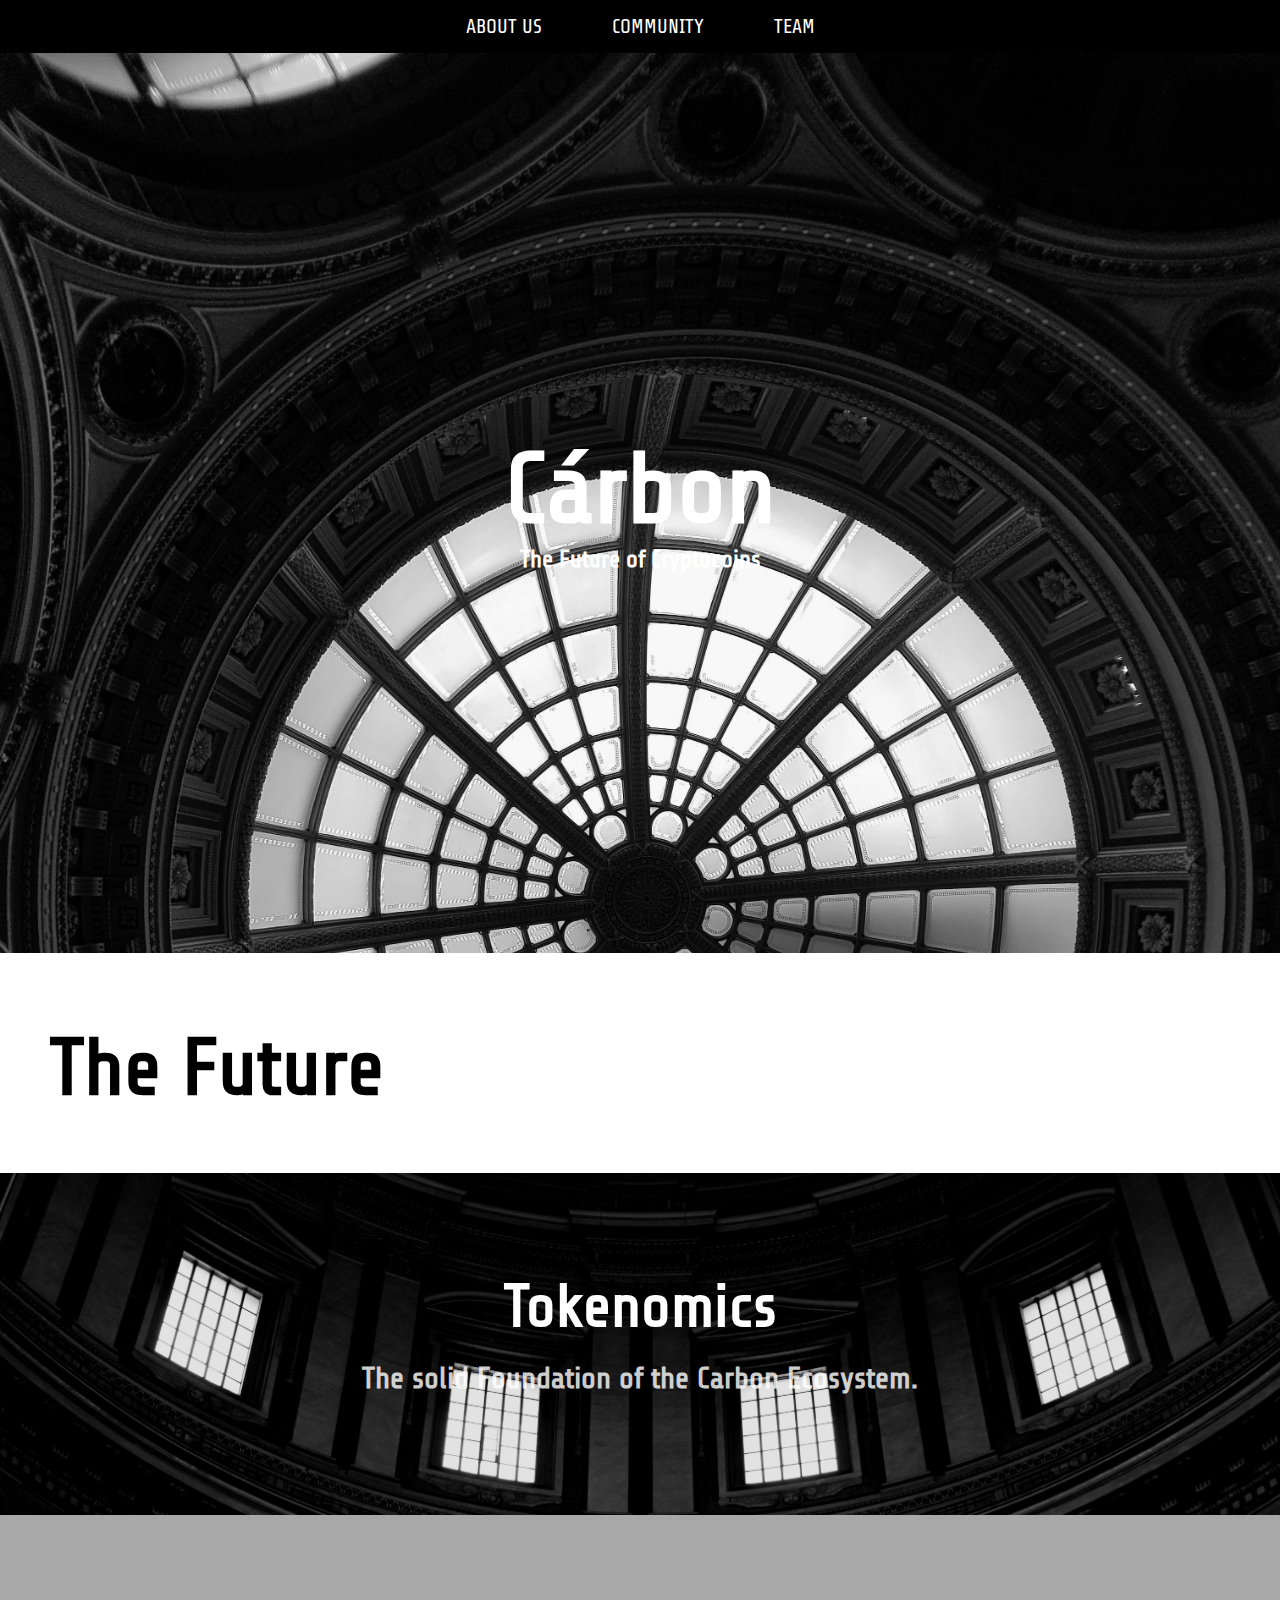
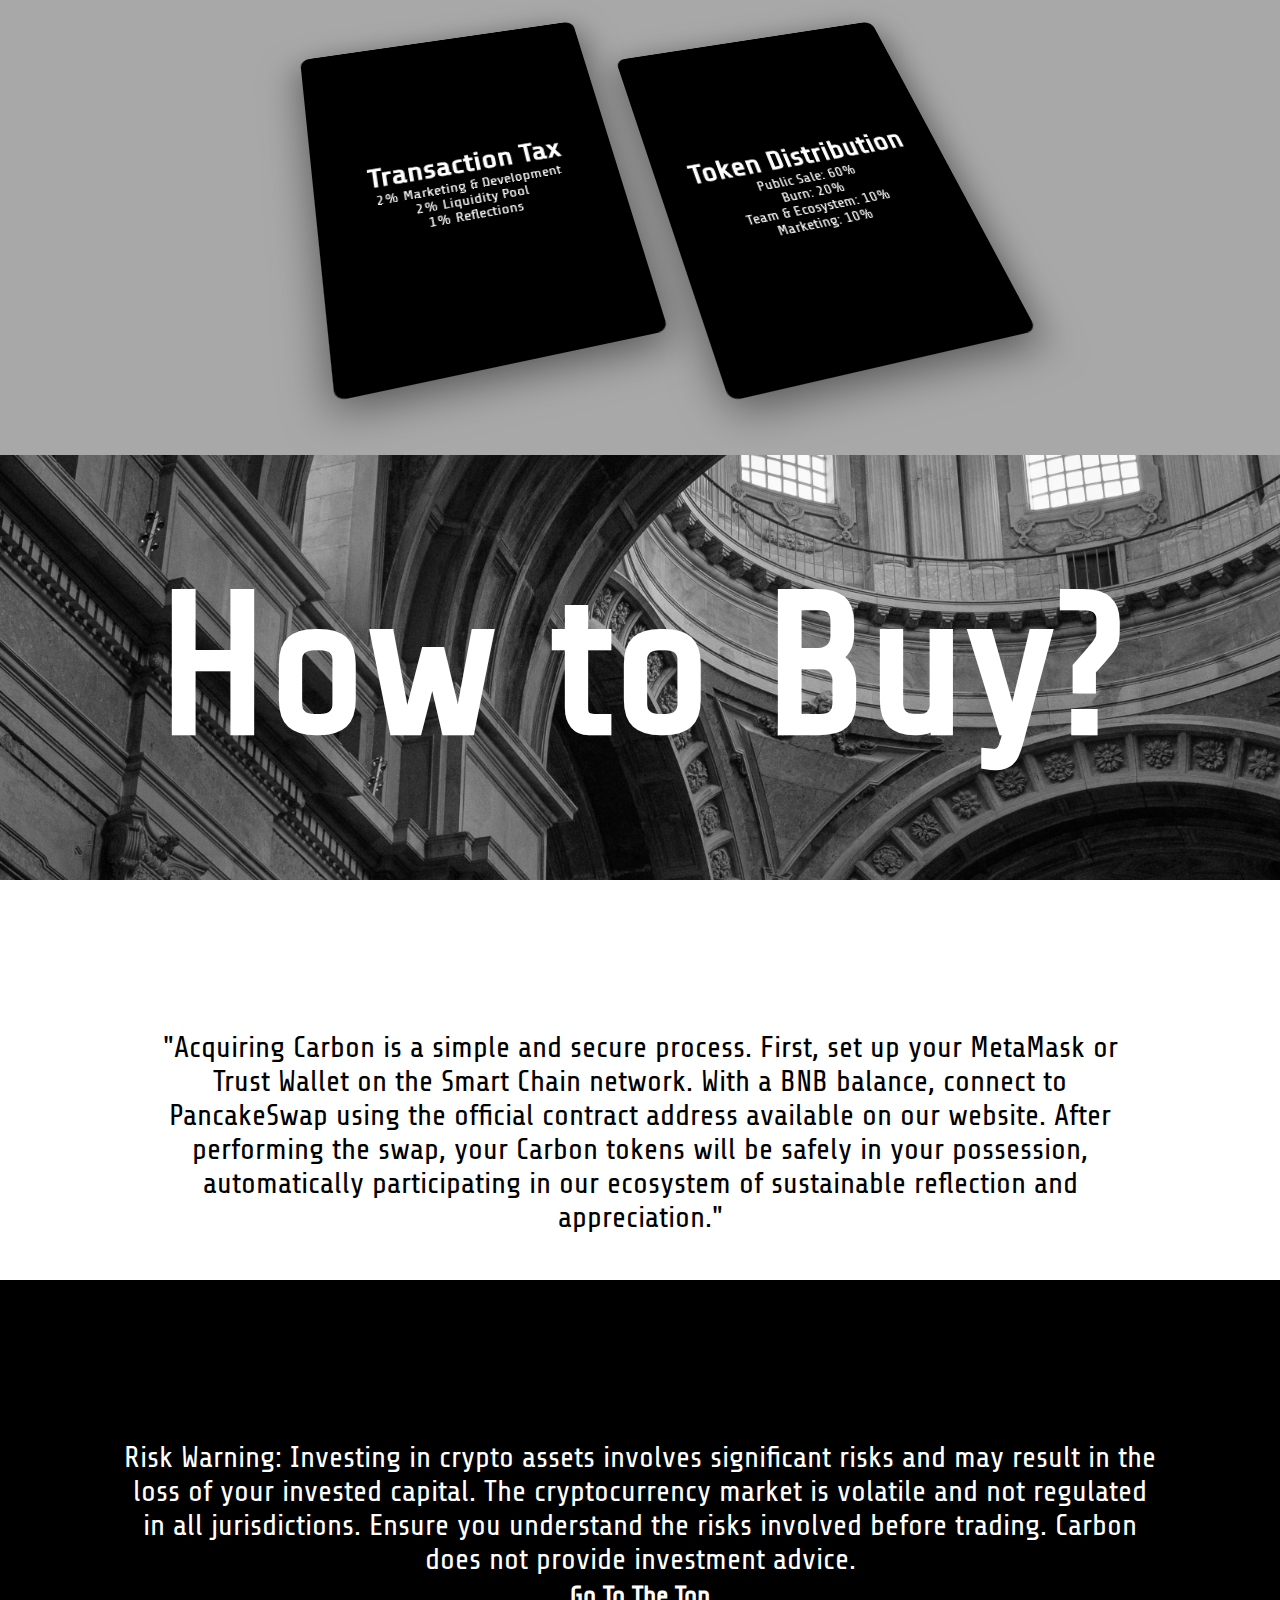
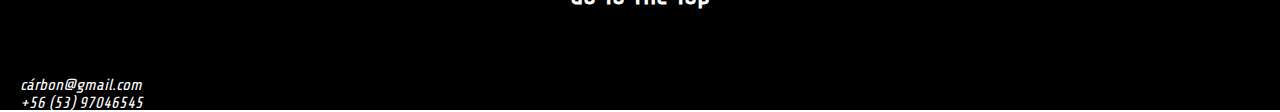
<file: Site_de_Criptomoeda/index.html>
<!DOCTYPE html>
<html lang="pt-br">
<head>
    <link rel="preconnect" href="https://fonts.googleapis.com">
    <link rel="preconnect" href="https://fonts.gstatic.com" crossorigin>
    <link href="https://fonts.googleapis.com/css2?family=Share+Tech&display=swap" rel="stylesheet">
    <meta charset="UTF-8">
    <meta name="viewport" content="width=device-width, initial-scale=1.0">
    <title>Cárbon</title>
    <link href="style.css" rel="stylesheet">
</head>
<body>
    <header>
        <div class="menu">
            <ul>
                <li><a href="about.html">About Us</a></li>
                <li><a href="community.html">Community</a></li>
                <li><a href="team.html">Team</a></li>              
            </ul>
        </div>
    </header>
    <div class="inicio" id="inicio">
        <h1>Cárbon</h1>
        <h2>The Future of Cryptocoins</h2>
    </div>
    <div class="explicacao">
        <h1>The Future</h1>
        <p>Imagine a digital ecosystem where innovation not only keeps pace with the times but redefines the breath of the market. Cárbon is not born as just another cog in the blockchain technology machine; it emerges as the fundamental element designed to catalyze a new era of fluidity and purpose in the crypto universe. With the same silent and essential force as the element that gives it its name, Cárbon arrives to connect what was dispersed, transforming the complexity of digital currencies into an organic, robust experience, and above all, capable of moving the world towards the future.</p>     
    </div>
    <div class="tokenomics">
        <h1>Tokenomics</h1>
        <h2>The solid Foundation of the Carbon Ecosystem.</h2>
     </div>
    <section class="tokenomics-secao">
        <div class="tokenomics-taxa">
            <h1>Transaction Tax</h1>
            <p>2% Marketing & Development</p>
            <p>2% Liquidity Pool</p>
            <p>1% Reflections</p>
        </div>
        <div class="tokenomics-distribuicao">
            <h1>Token Distribution</h1>
            <p>Public Sale: 60%</p>
            <p>Burn: 20%</p>
            <p>Team & Ecosystem: 10% </p>
            <p>Marketing: 10%</p>
        </div>
    </section>
    <section class="buy">
        <div class="how-buy">
            <h1>How to Buy?</h1>
        </div>
        <div class="how">
            <p>"Acquiring Carbon is a simple and secure process. First, set up your MetaMask or Trust Wallet on the Smart Chain network. With a BNB balance, connect to PancakeSwap using the official contract address available on our website. After performing the swap, your Carbon tokens will be safely in your possession, automatically participating in our ecosystem of sustainable reflection and appreciation."</p>
        </div>
    </section>
    <footer>
        <div class="informations">
            <div class="warning">
                <p>Risk Warning: Investing in crypto assets involves significant risks and may result in the loss of your invested capital. The cryptocurrency market is volatile and not regulated in all jurisdictions. Ensure you understand the risks involved before trading. Carbon does not provide investment advice.</p>
            </div>
            <div class="contact">
                <em>cárbon@gmail.com</em>
                <em>+56 (53) 97046545</em>
            </div>
        </div>
        <div class="top">
            <a href="#inicio" style="text-decoration: none;">
                <button class="go-top">
                    <h1>Go To The Top</h1>
                </button>
            </a>
        </div>
    </footer> 
</body>
</html>
</file>
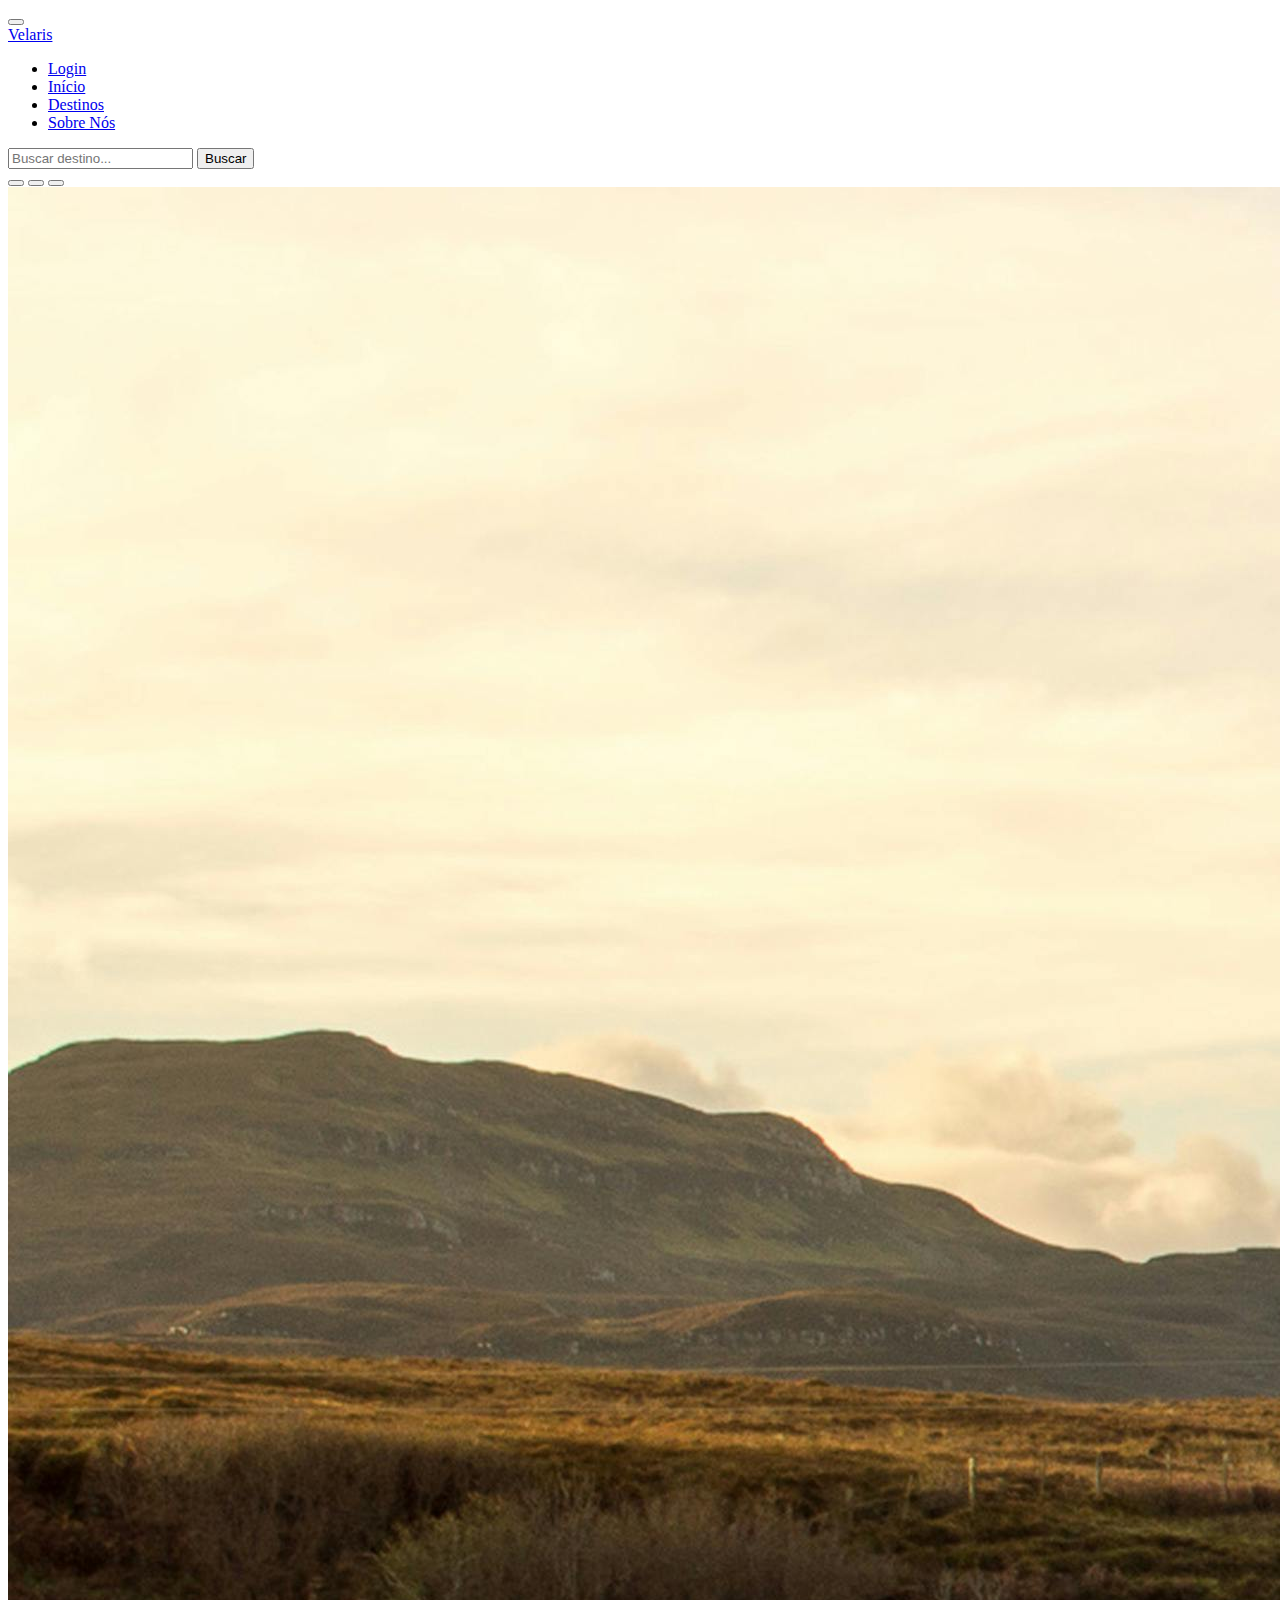
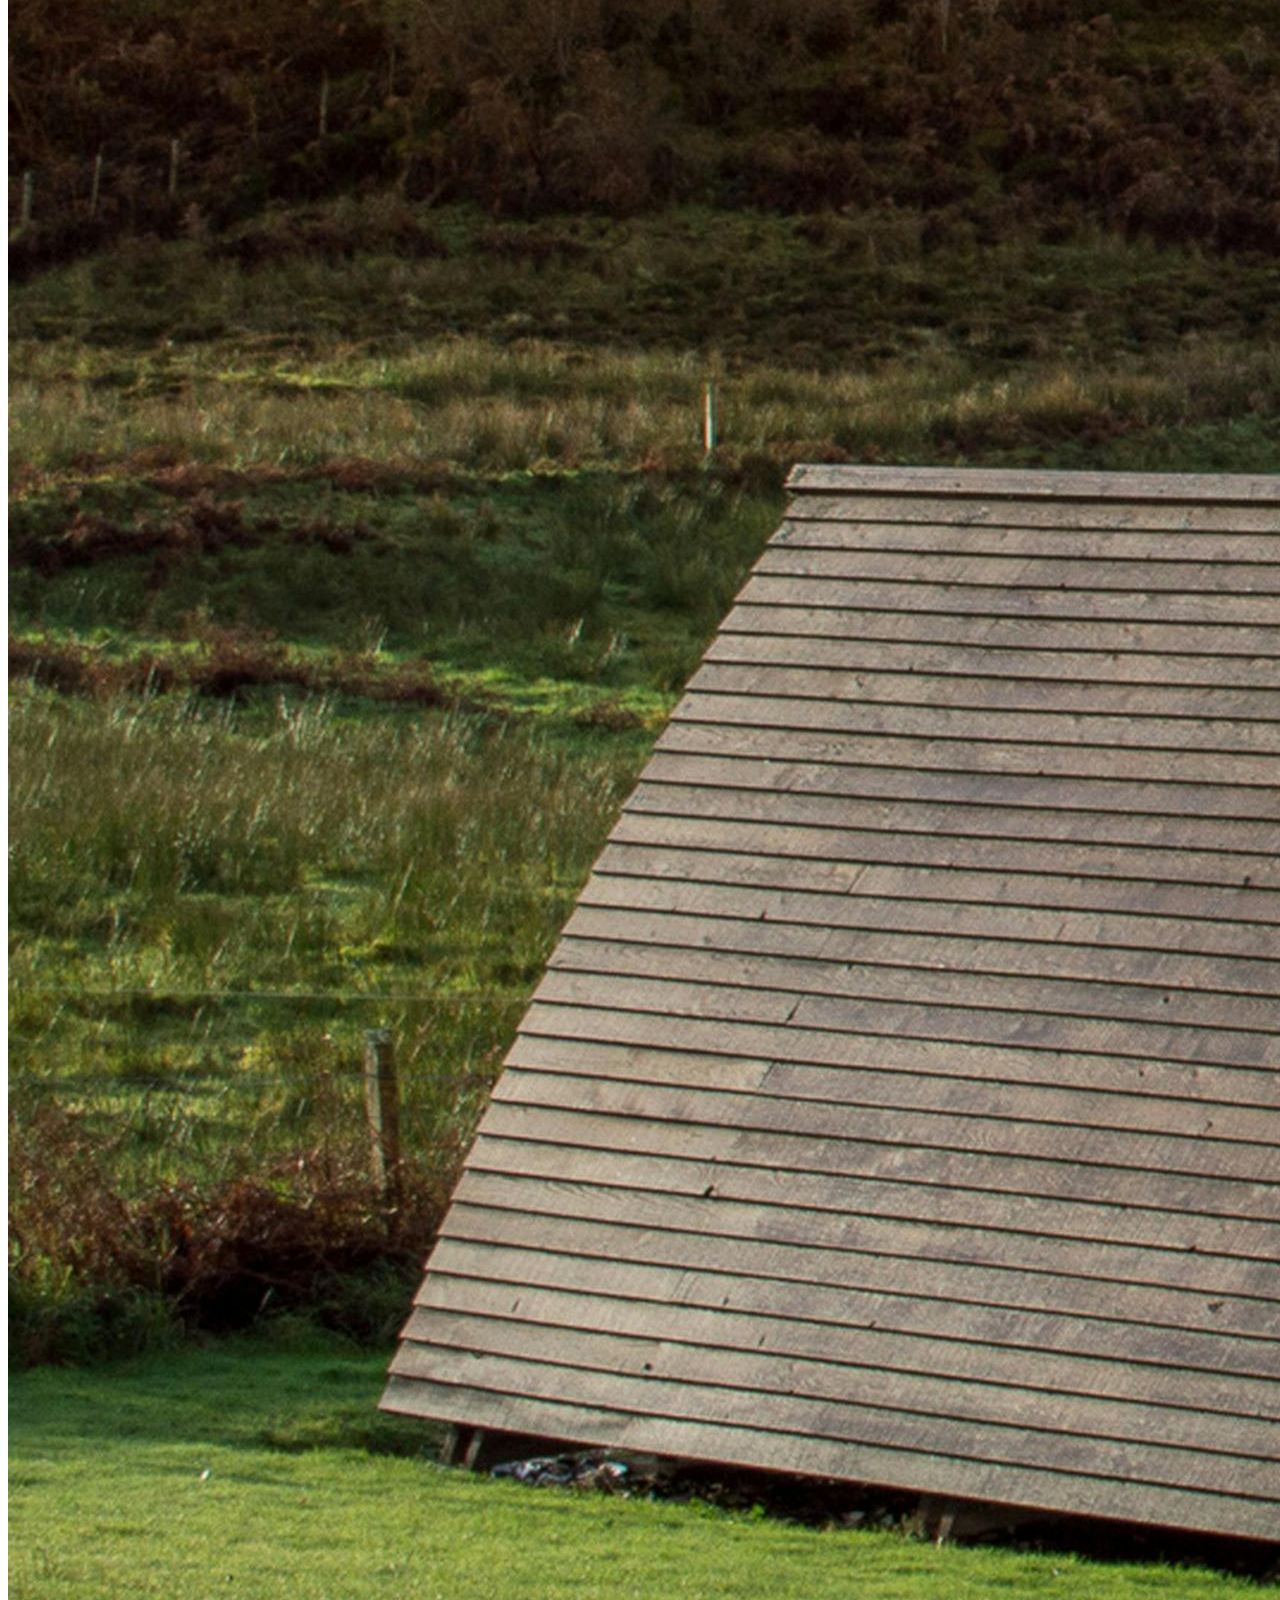
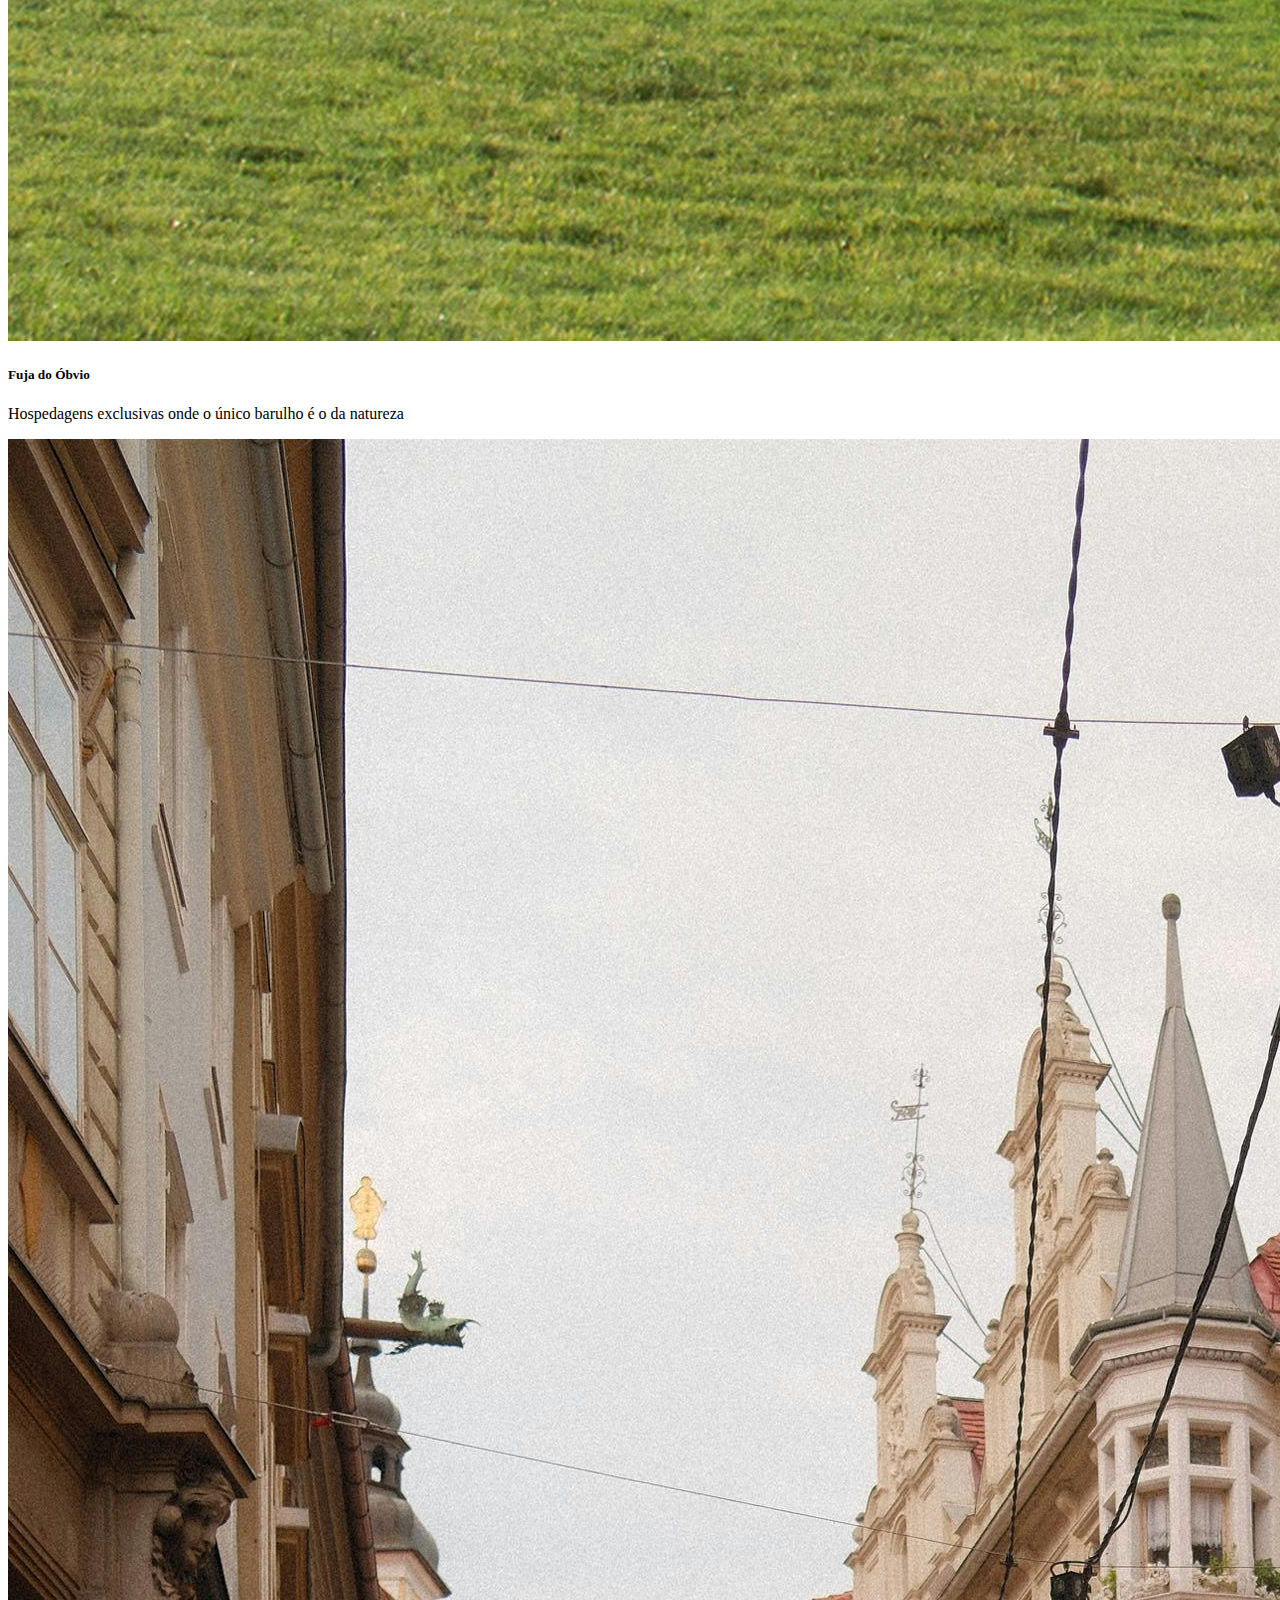
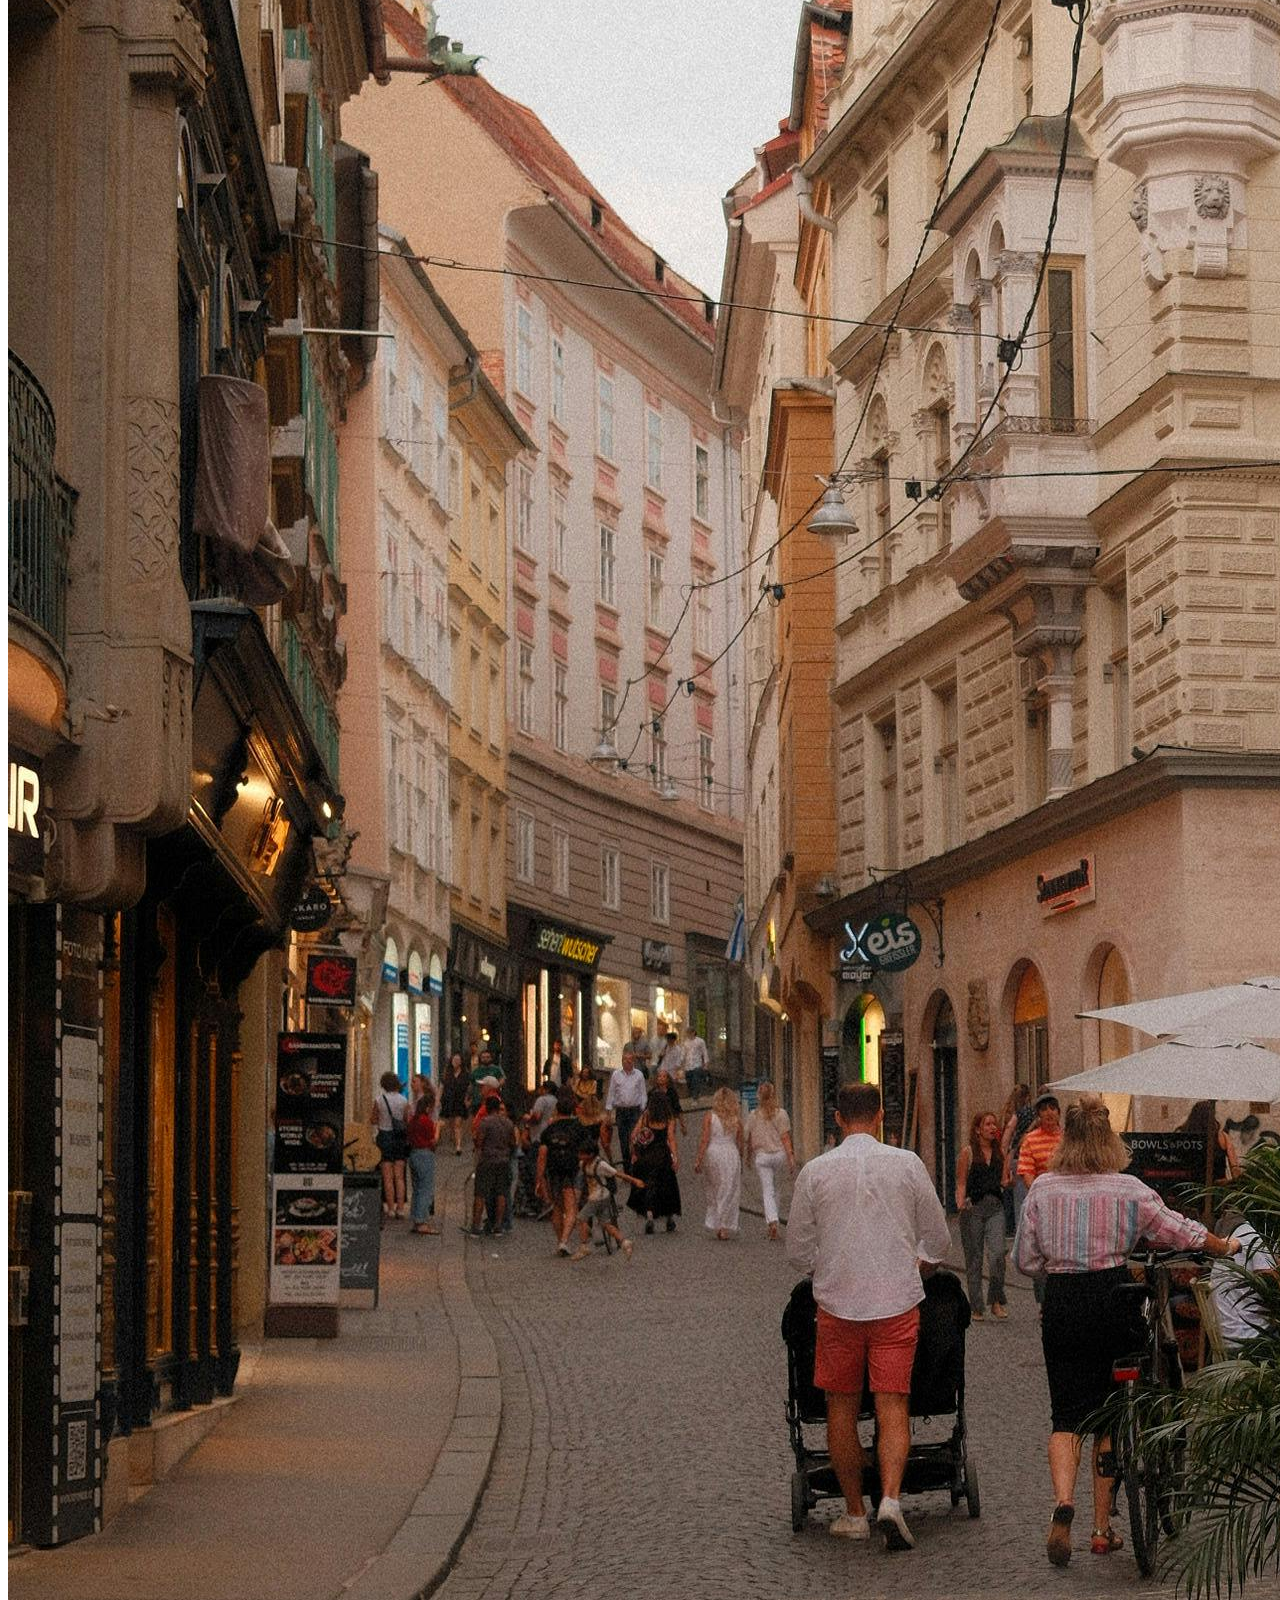
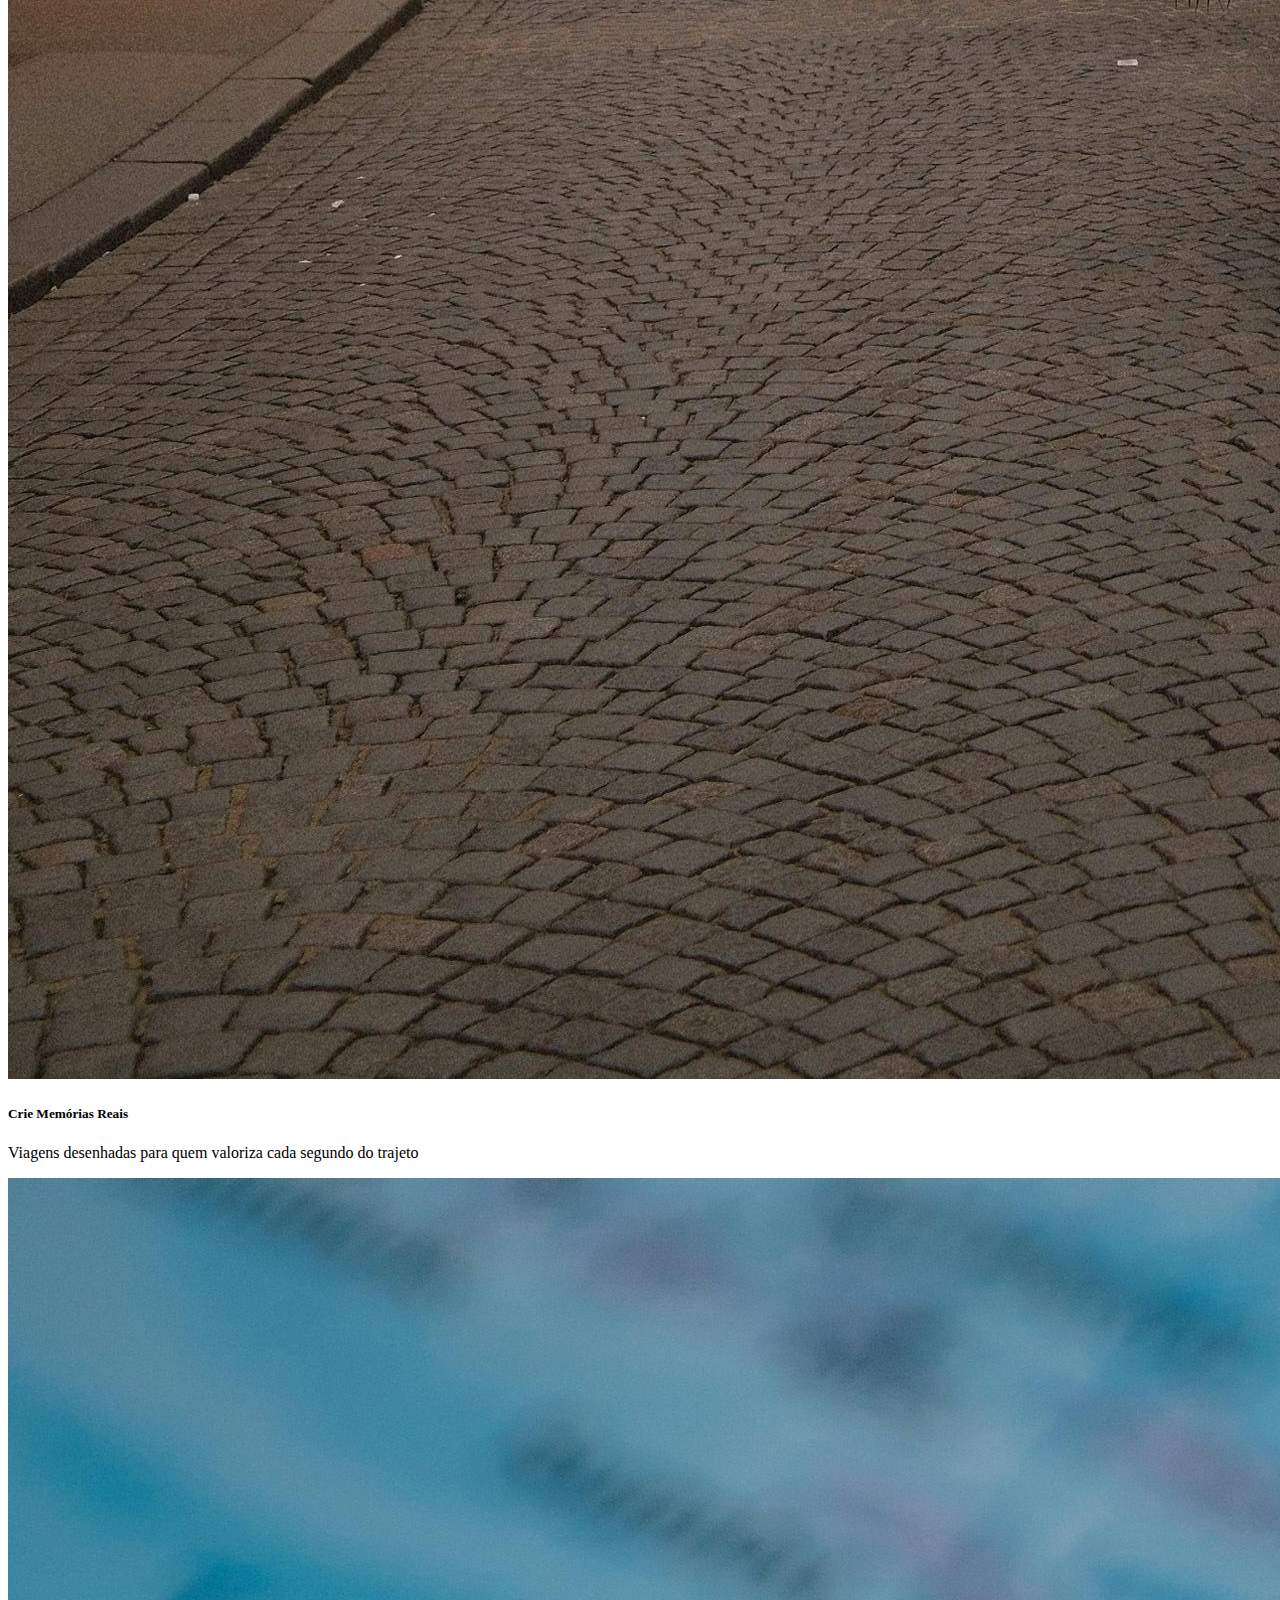
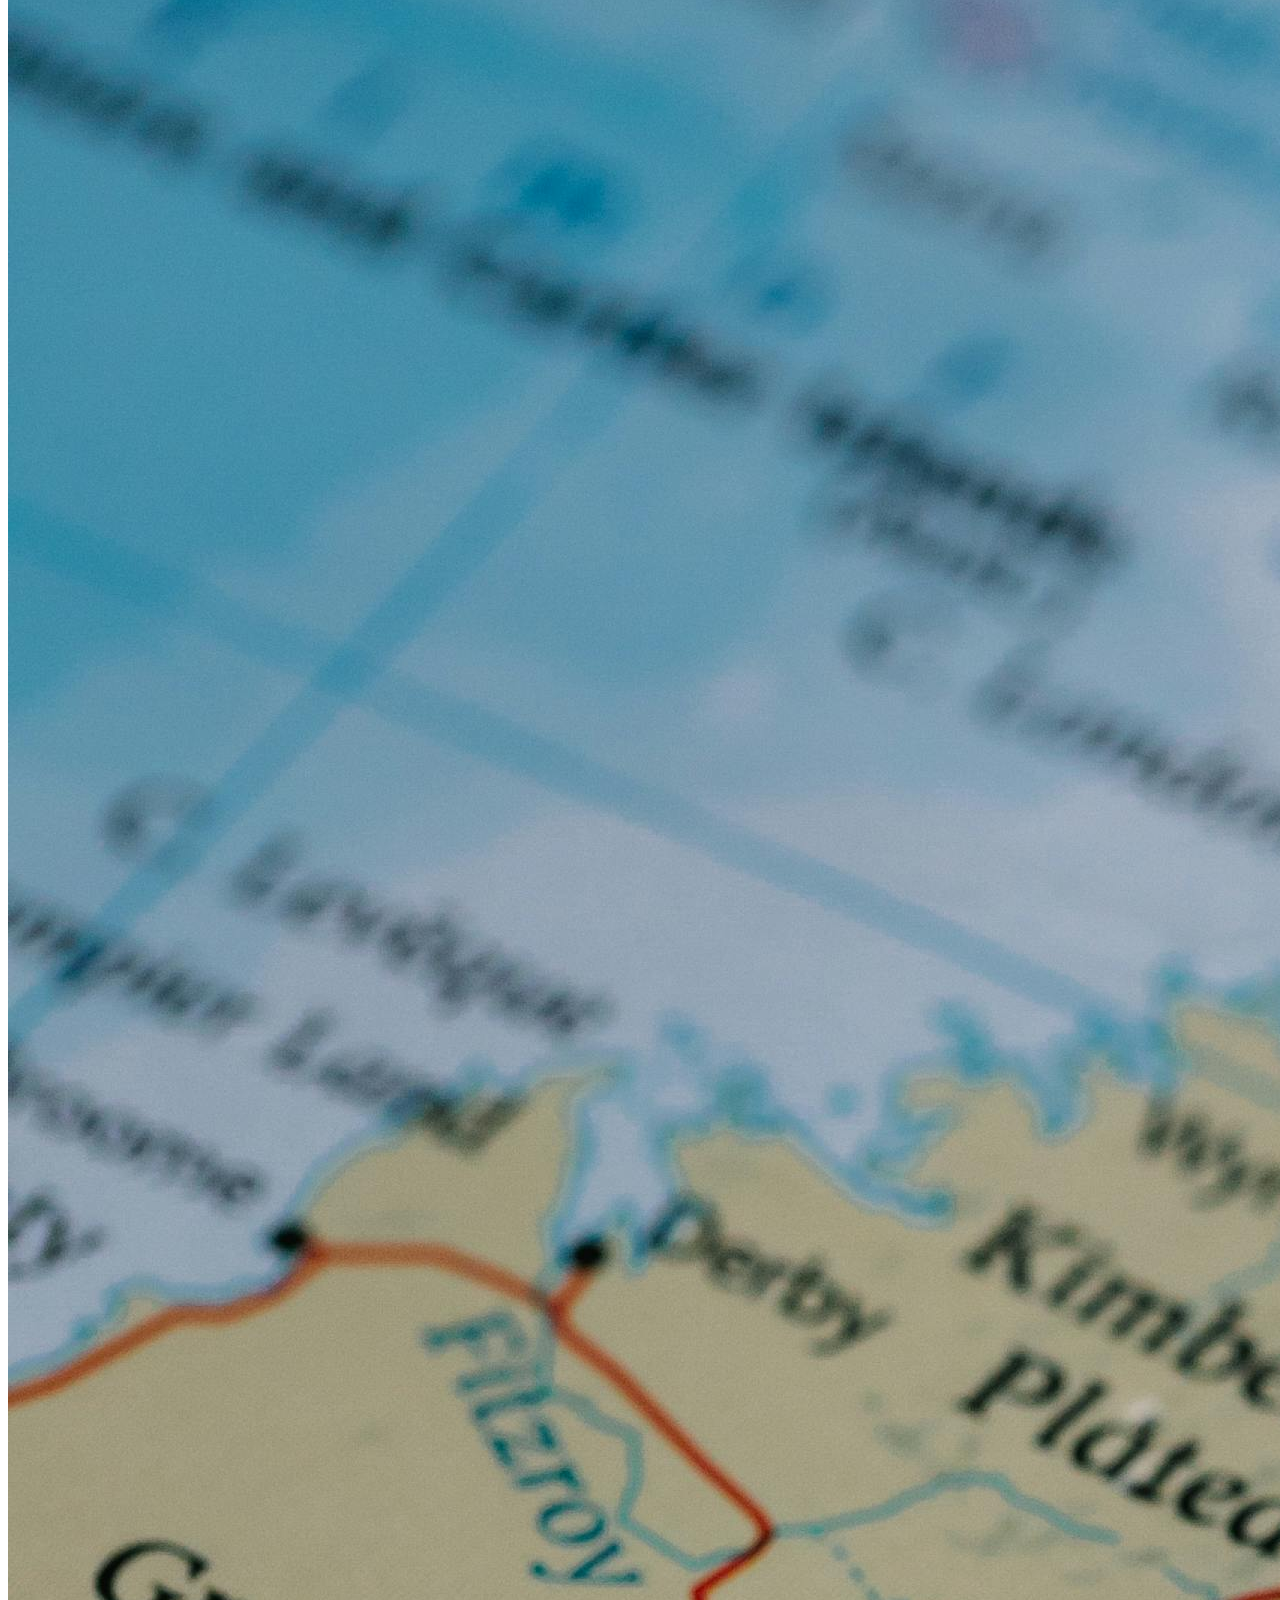
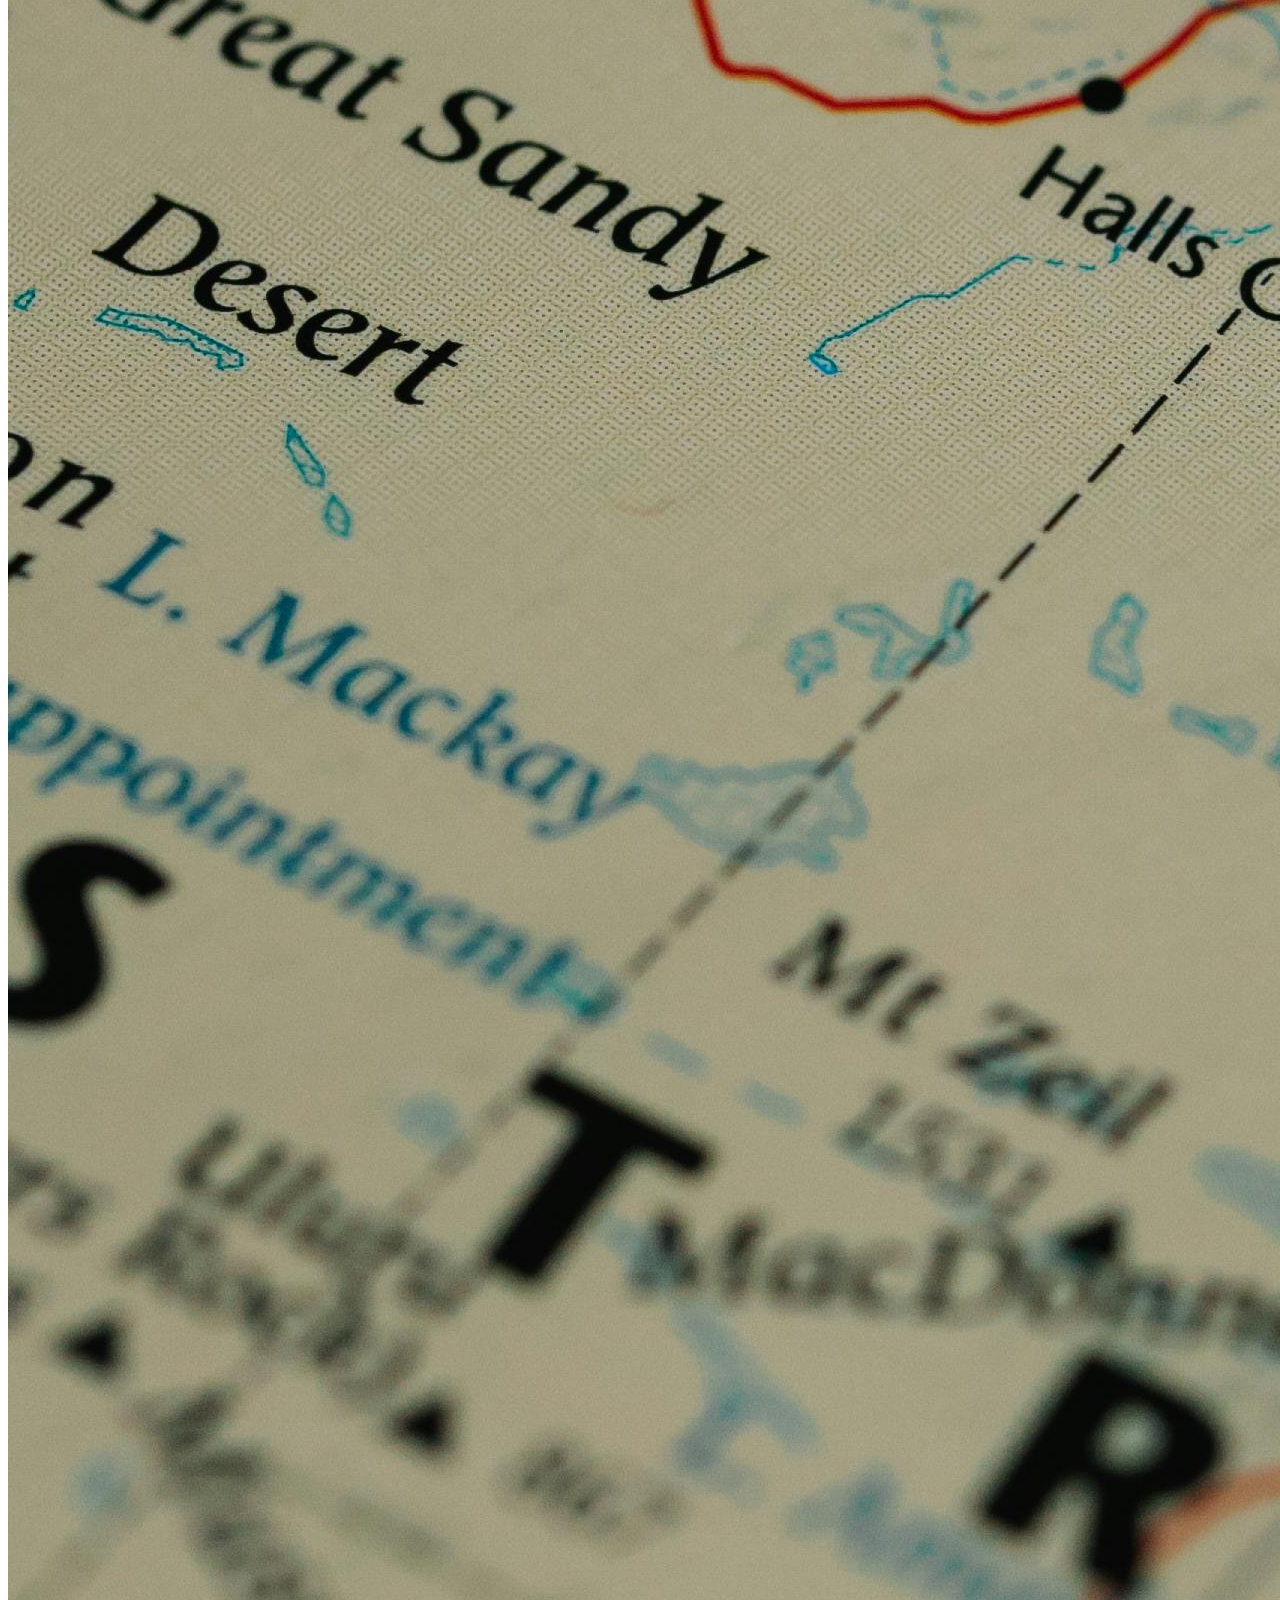
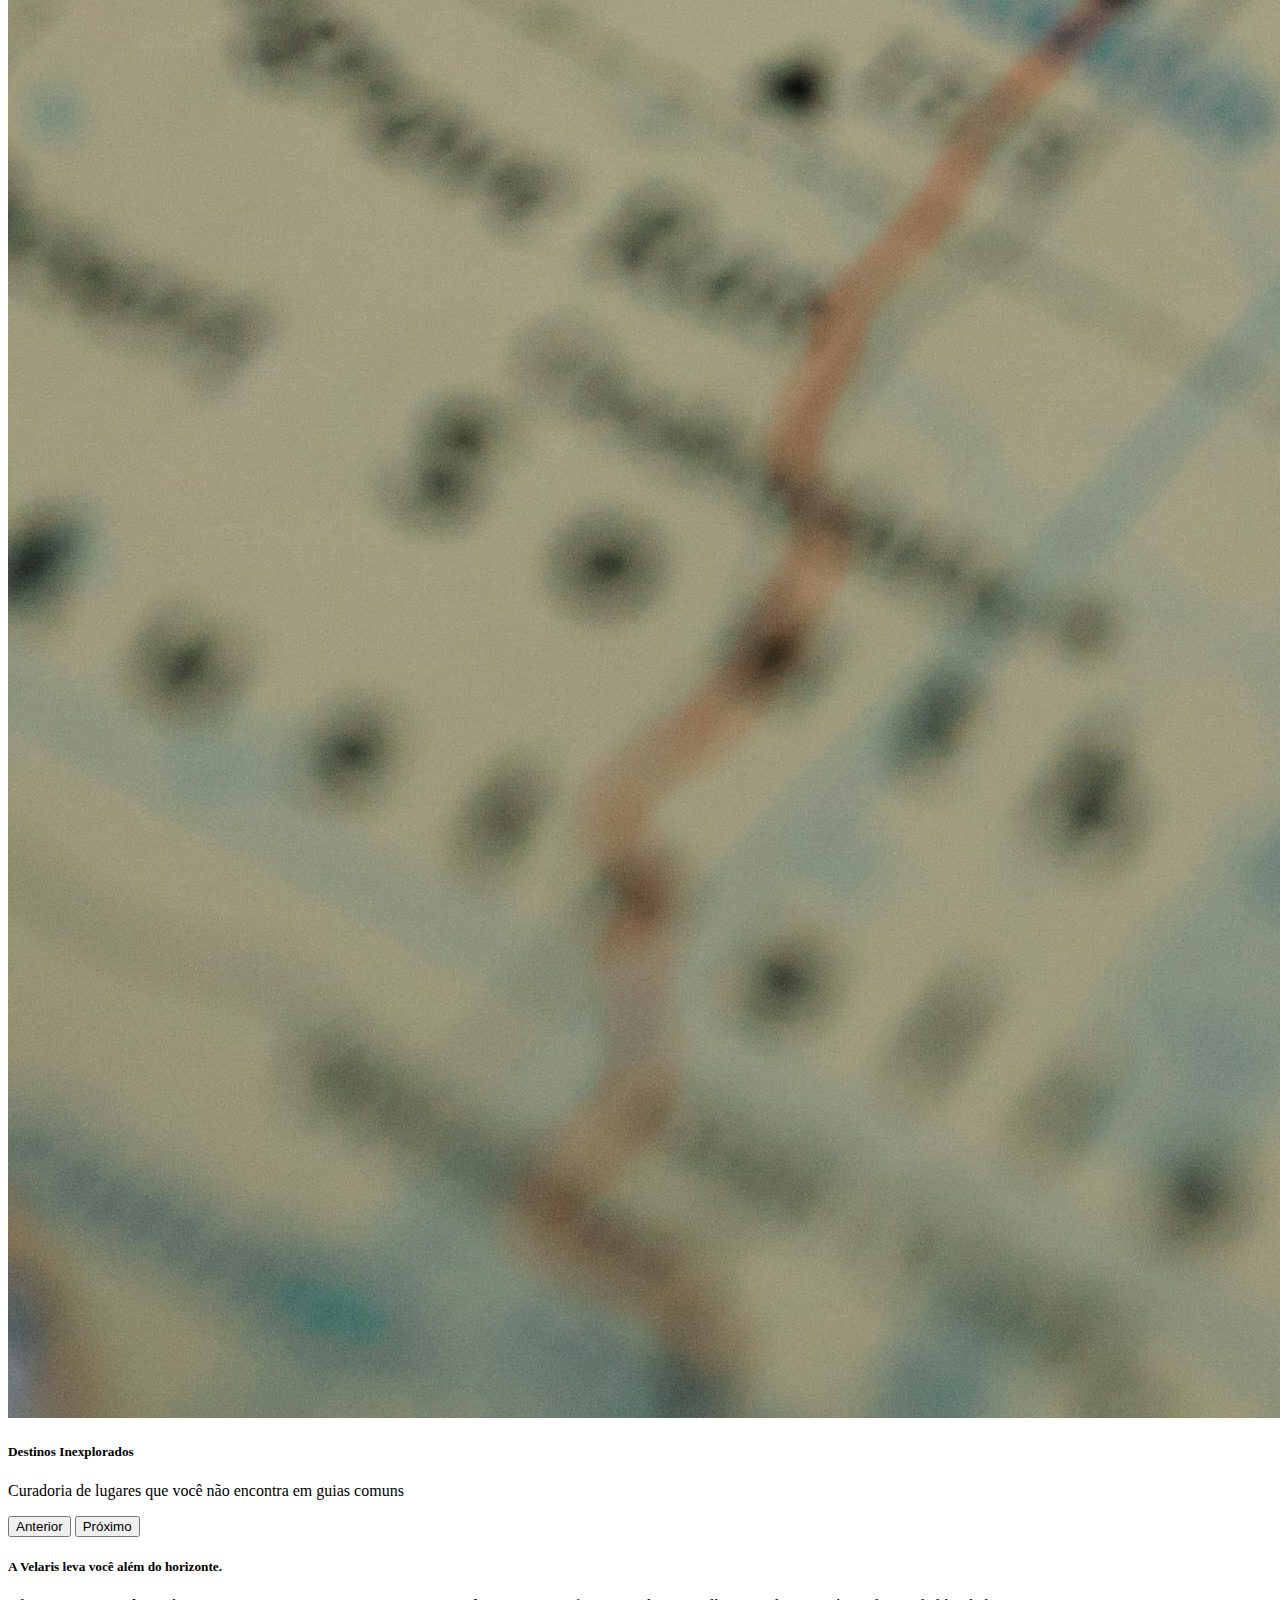
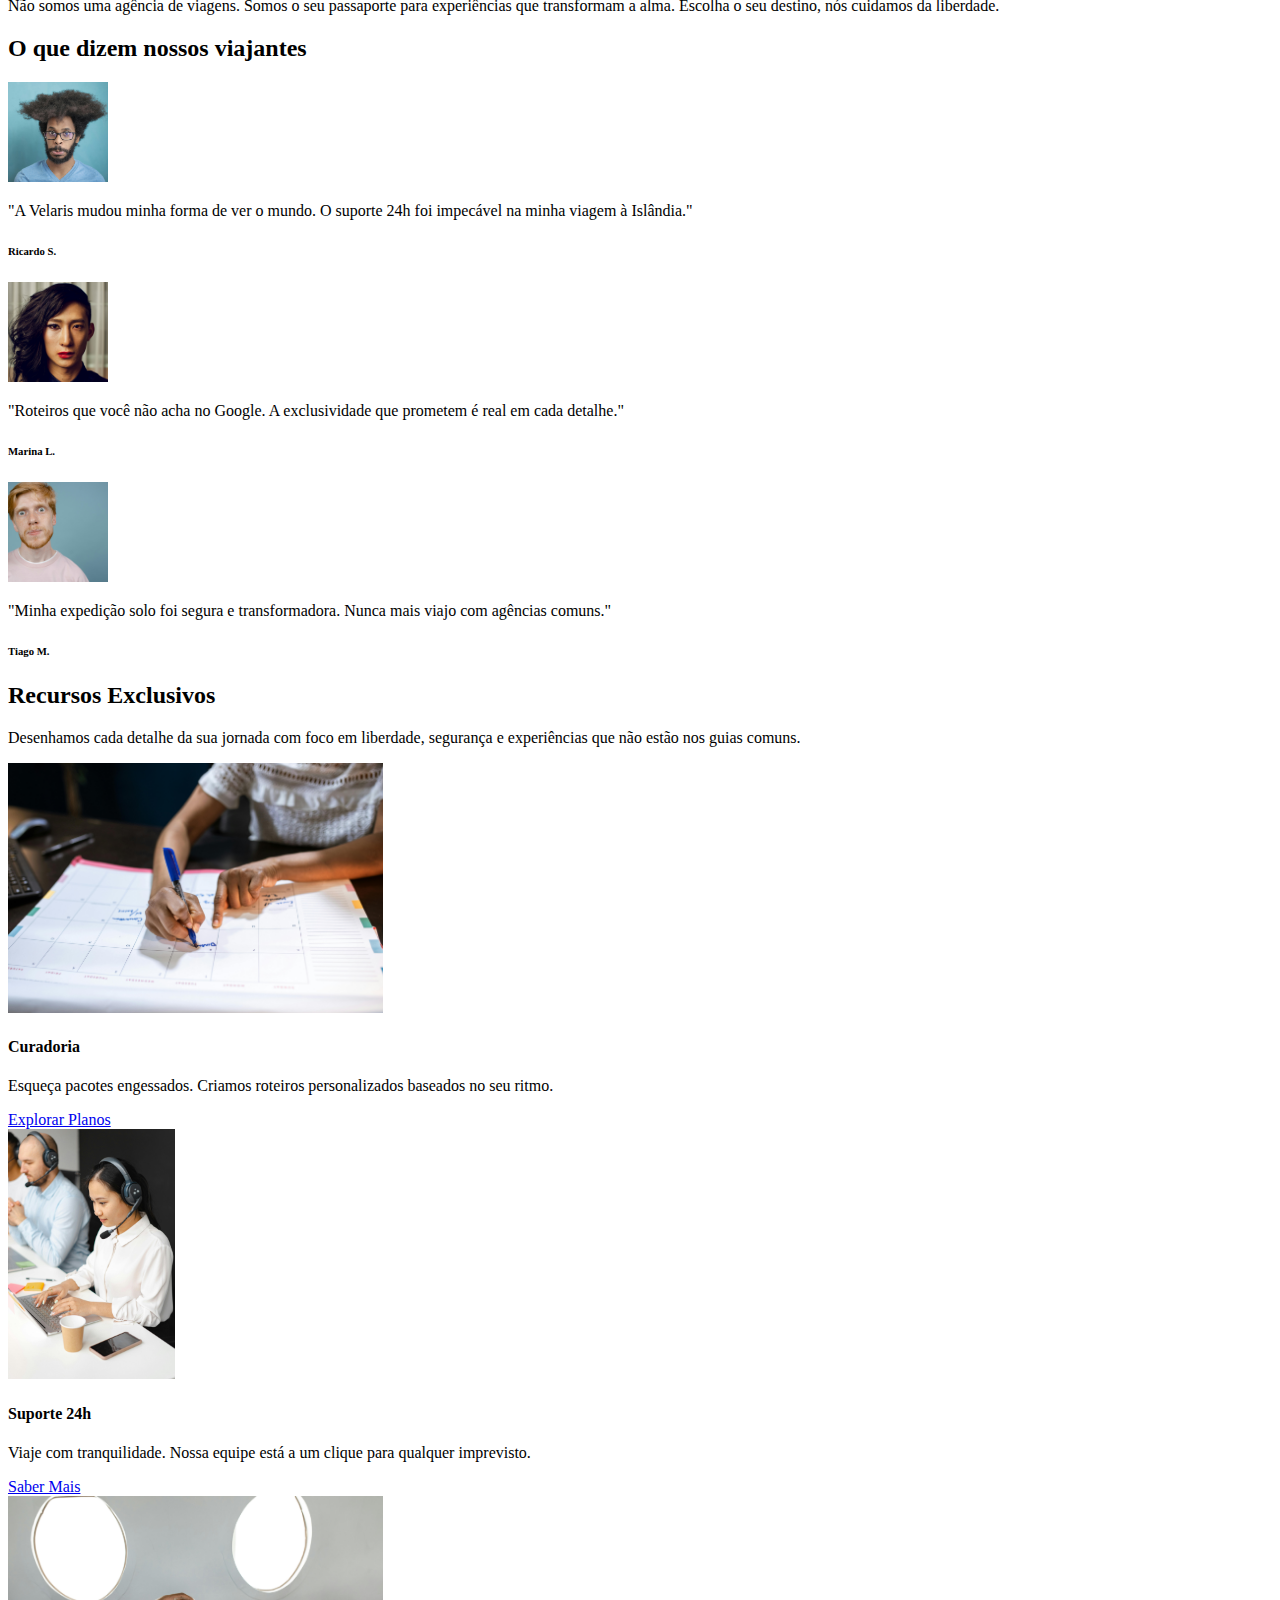
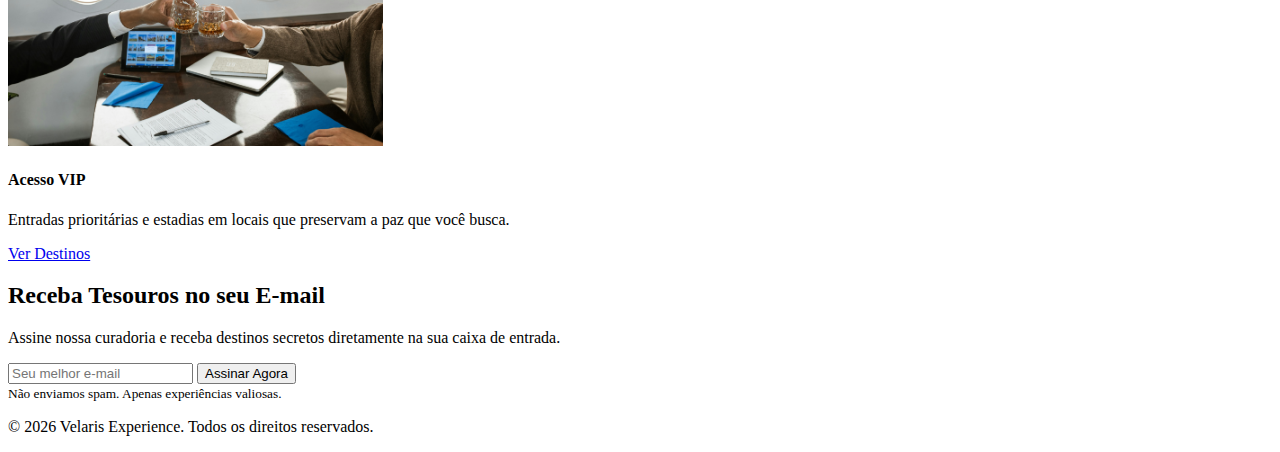
<file: Site_de_Viagens/index.html>
<!DOCTYPE html>
<html lang="pt-br">
<head>
    <meta charset="UTF-8">
    <meta name="viewport" content="width=device-width, initial-scale=1.0">
    <link href="https://cdn.jsdelivr.net/npm/bootstrap@5.3.8/dist/css/bootstrap.min.css" rel="stylesheet" integrity="sha384-sRIl4kxILFvY47J16cr9ZwB07vP4J8+LH7qKQnuqkuIAvNWLzeN8tE5YBujZqJLB" crossorigin="anonymous">
    <script src="https://cdn.jsdelivr.net/npm/bootstrap@5.3.8/dist/js/bootstrap.bundle.min.js" integrity="sha384-FKyoEForCGlyvwx9Hj09JcYn3nv7wiPVlz7YYwJrWVcXK/BmnVDxM+D2scQbITxI" crossorigin="anonymous"></script>
    <title>Velaris</title>
</head>
<body>

<!--Navbar-->
    <nav class="navbar navbar-expand-lg bg-dark border-bottom border-body" data-bs-theme="dark">
        <div class="container-fluid">
            <button class="navbar-toggler" type="button" data-bs-toggle="collapse" data-bs-target="#navbarTogglerDemo01" aria-controls="navbarTogglerDemo01" aria-expanded="false" aria-label="Toggle navigation">
            <span class="navbar-toggler-icon"></span>
            </button>

            <div class="collapse navbar-collapse" id="navbarTogglerDemo01">
                <a class="navbar-brand fw-bold" href="index.html">Velaris</a>

                <ul class="navbar-nav me-auto mb-2 mb-lg-0">
                    <li class="nav-item"><a class="nav-link" href="login.html">Login</a></li>
                    <li class="nav-item"><a class="nav-link" href="index.html">Início</a></li>
                    <li class="nav-item"><a class="nav-link" href="destinos.html">Destinos</a></li>
                    <li class="nav-item"><a class="nav-link" href="sobre.html">Sobre Nós</a>
                    </li>
                </ul>
                <form class="d-flex" role="search">
                    <input class="form-control me-2 bg-transparent text-light" type="search" placeholder="Buscar destino..." aria-label="Search">
                    <button class="btn btn-outline-light" type="submit">Buscar</button>
                </form>
            </div>
        </div>
    </nav>

<!--Carrosel-->
   <div id="carouselExampleCaptions" class="carousel slide" data-bs-ride="carousel" data-bs-interval="2000">
    <div class="carousel-indicators">
        <button type="button" data-bs-target="#carouselExampleCaptions" data-bs-slide-to="0" class="active" aria-current="true" aria-label="Slide 1"></button>
        <button type="button" data-bs-target="#carouselExampleCaptions" data-bs-slide-to="1" aria-label="Slide 2"></button>
        <button type="button" data-bs-target="#carouselExampleCaptions" data-bs-slide-to="2" aria-label="Slide 3"></button>
    </div>

    <div class="carousel-inner">
        <div class="carousel-item active">
            <div class="ratio ratio-21x9">
                <img src="img/carrosel1.jpg" class="object-fit-cover w-100" alt="cabanas">
            </div>
            <div class="carousel-caption d-none d-md-block">
                <h5>Fuja do Óbvio</h5>
                <p>Hospedagens exclusivas onde o único barulho é o da natureza</p>
            </div>
        </div>

        <div class="carousel-item">
            <div class="ratio ratio-21x9">
                <img src="img/carrosel2.jpg" class="object-fit-cover w-100" alt="mapa">
            </div>
            <div class="carousel-caption d-none d-md-block">
                <h5>Crie Memórias Reais</h5>
                <p>Viagens desenhadas para quem valoriza cada segundo do trajeto</p>
            </div>
        </div>

        <div class="carousel-item">
            <div class="ratio ratio-21x9">
                <img src="img/carrosel3.jpg" class="object-fit-cover w-100" alt="turistas">
            </div>
            <div class="carousel-caption d-none d-md-block">
                <h5>Destinos Inexplorados</h5>
                <p>Curadoria de lugares que você não encontra em guias comuns</p>
            </div>
        </div>
    </div>

    <button class="carousel-control-prev" type="button" data-bs-target="#carouselExampleCaptions" data-bs-slide="prev">
        <span class="carousel-control-prev-icon" aria-hidden="true"></span>
        <span class="visually-hidden">Anterior</span>
    </button>
    <button class="carousel-control-next" type="button" data-bs-target="#carouselExampleCaptions" data-bs-slide="next">
        <span class="carousel-control-next-icon" aria-hidden="true"></span>
        <span class="visually-hidden">Próximo</span>
    </button>
</div>

<div class="text-bg-dark py-5"></div>

<!--Card-->
<div class="text-bg-dark border-light "> 
    <div class="card-body text-center p-5"> 
        <h5 class="card-title display-3 fw-bold">A Velaris leva você além do horizonte.</h5> 
        <p class="card-text fs-2">Não somos uma agência de viagens. Somos o seu passaporte para experiências que transformam a alma. Escolha o seu destino, nós cuidamos da liberdade.</p>
    </div>
</div>

<div class="text-bg-dark py-5"></div>



<!--Avaliações-->
</section>
    <div class="text-bg-dark "></div>
    <section class="bg-dark py-5 border-top border-secondary border-opacity-25">
    <div class="container py-4 text-center text-light">
        <h2 class="fw-bold mb-5">O que dizem nossos viajantes</h2>
        <div class="row g-5">
            <div class="col-md-4">
                <img src="img/ava1.jpg" class="rounded-circle mb-3 border border-secondary border-opacity-50 shadow" alt="Cliente 1" style="width: 100px; height: 100px; object-fit: cover;">
                <p class="fst-italic text-secondary">"A Velaris mudou minha forma de ver o mundo. O suporte 24h foi impecável na minha viagem à Islândia."</p>
                <h6 class="fw-bold">Ricardo S.</h6>
            </div>
            <div class="col-md-4">
                <img src="img/ava2.jpg" class="rounded-circle mb-3 border border-secondary border-opacity-50 shadow" alt="Cliente 2" style="width: 100px; height: 100px; object-fit: cover;">
                <p class="fst-italic text-secondary">"Roteiros que você não acha no Google. A exclusividade que prometem é real em cada detalhe."</p>
                <h6 class="fw-bold">Marina L.</h6>
            </div>
            <div class="col-md-4">
                <img src="img/ava3.jpg" class="rounded-circle mb-3 border border-secondary border-opacity-50 shadow" alt="Cliente 3" style="width: 100px; height: 100px; object-fit: cover;">
                <p class="fst-italic text-secondary">"Minha expedição solo foi segura e transformadora. Nunca mais viajo com agências comuns."</p>
                <h6 class="fw-bold">Tiago M.</h6>
            </div>
        </div>
    </div>
</section>

<!--Recursos-->
<section class="bg-dark py-5">
    <div class="container text-center">
        <div class="row justify-content-center mb-5">
            <div class="col-lg-8">
                <h2 class="display-4 fw-bold text-white mb-3">Recursos Exclusivos</h2>
                <p class="fs-5 text-secondary">
                    Desenhamos cada detalhe da sua jornada com foco em liberdade, segurança e experiências que não estão nos guias comuns.
                </p>
                <div class="mt-4 border-top border-secondary border-opacity-25 w-25 mx-auto"></div>
            </div>
        </div>
</section>

<!--Colunas com Cards-->
 <section class="bg-dark py-5 ">
    <div class="container pb-5">
        <div class="row g-4 justify-content-center">
            
            <div class="col-md-4">
                <div class="card h-100 bg-dark text-light border-secondary border-opacity-50 shadow-lg">
                    <img src="img/rec3.jpg" class="card-img-top object-fit-cover" alt="Curadoria" style="height: 250px;">
                    <div class="card-body d-flex flex-column p-4">
                        <h4 class="card-title fw-bold">Curadoria</h4>
                        <p class="card-text text-secondary flex-grow-1">Esqueça pacotes engessados. Criamos roteiros personalizados baseados no seu ritmo.</p>
                        <a href="#" class="btn btn-light fw-bold w-100 mt-3 shadow-sm">Explorar Planos</a>
                    </div>
                </div>
            </div>

            <div class="col-md-4">
                <div class="card h-100 bg-dark text-light border-secondary border-opacity-50 shadow-lg">
                    <img src="img/rec2.jpg" class="card-img-top object-fit-cover" alt="Suporte" style="height: 250px;">
                    <div class="card-body d-flex flex-column p-4">
                        <h4 class="card-title fw-bold">Suporte 24h</h4>
                        <p class="card-text text-secondary flex-grow-1">Viaje com tranquilidade. Nossa equipe está a um clique para qualquer imprevisto.</p>
                        <a href="#" class="btn btn-light fw-bold w-100 mt-3 shadow-sm">Saber Mais</a>
                    </div>
                </div>
            </div>

            <div class="col-md-4">
                <div class="card h-100 bg-dark text-light border-secondary border-opacity-50 shadow-lg">
                    <img src="img/rec1.jpg" class="card-img-top object-fit-cover" alt="VIP" style="height: 250px;">
                    <div class="card-body d-flex flex-column p-4">
                        <h4 class="card-title fw-bold">Acesso VIP</h4>
                        <p class="card-text text-secondary flex-grow-1">Entradas prioritárias e estadias em locais que preservam a paz que você busca.</p>
                        <a href="#" class="btn btn-light fw-bold w-100 mt-3 shadow-sm">Ver Destinos</a>
                    </div>
                </div>
            </div>

        </div>
    </div>
</section>

<!--Rodapé-->
<section class="bg-dark py-5 border-top border-secondary border-opacity-25">
    <div class="container text-center text-white py-4">
        <h2 class="fw-bold mb-3">Receba Tesouros no seu E-mail</h2>
        <p class="text-secondary mb-4 fs-5">Assine nossa curadoria e receba destinos secretos diretamente na sua caixa de entrada.</p>
        <div class="row justify-content-center">
            <div class="col-md-6 col-lg-5">
                <div class="input-group mb-3 shadow-lg">
                    <input type="email" class="form-control bg-transparent text-white border-secondary" placeholder="Seu melhor e-mail" aria-label="E-mail">
                    <button class="btn btn-light fw-bold px-4" type="button">Assinar Agora</button>
                </div>
                <small class="text-secondary opacity-50 small">Não enviamos spam. Apenas experiências valiosas.</small>
            </div>
        </div>
    </div>
</section>

<footer class="bg-dark py-4 border-top border-secondary border-opacity-10 text-center text-secondary small">
        <p class="mb-0">&copy; 2026 Velaris Experience. Todos os direitos reservados.</p>
</footer>

</body>
</html>
</file>
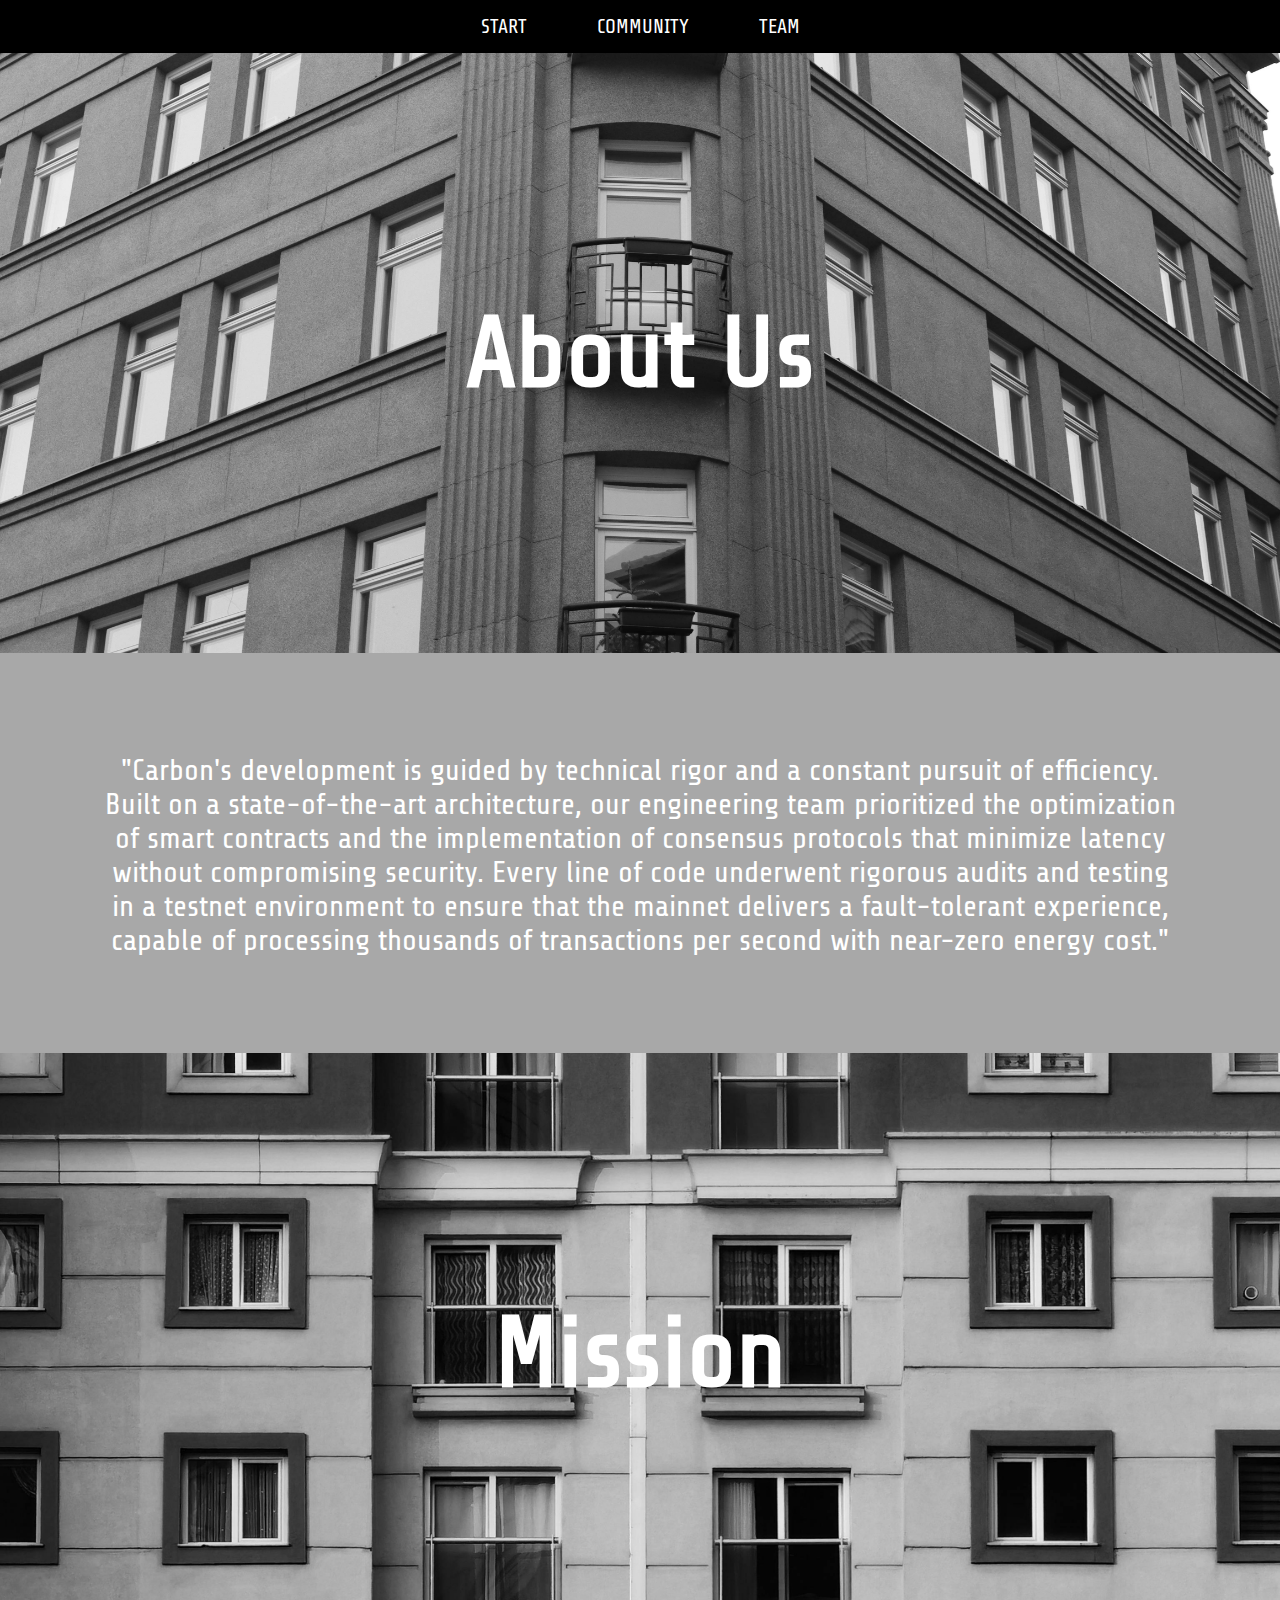
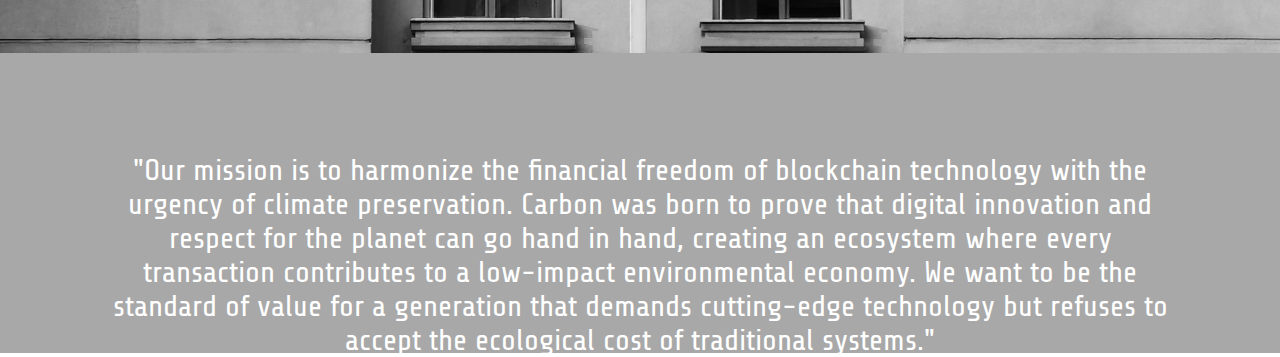
<file: Site_de_Criptomoeda/about.html>
<!DOCTYPE html>
<html lang="pt-br">
<head>
    <link rel="preconnect" href="https://fonts.googleapis.com">
    <link rel="preconnect" href="https://fonts.gstatic.com" crossorigin>
    <link href="https://fonts.googleapis.com/css2?family=Share+Tech&display=swap" rel="stylesheet">
    <meta charset="UTF-8">
    <meta name="viewport" content="width=device-width, initial-scale=1.0">
    <title>About</title>
    <link href="about.css" rel="stylesheet">
</head>
<body>
    <header>
        <div class="menu" id="menu">
            <ul>
                <li><a href="index.html">Start</a></li>
                <li><a href="community.html">Community</a></li>
                <li><a href="team.html">Team</a></li>              
            </ul>
        </div>
    </header>     
        <div class="about">
            <h1>About Us</h1>
        </div>
        <div class="about-e">
            <p>"Carbon's development is guided by technical rigor and a constant pursuit of efficiency. Built on a state-of-the-art architecture, our engineering team prioritized the optimization of smart contracts and the implementation of consensus protocols that minimize latency without compromising security. Every line of code underwent rigorous audits and testing in a testnet environment to ensure that the mainnet delivers a fault-tolerant experience, capable of processing thousands of transactions per second with near-zero energy cost."</p>
        </div>   
        <div class="mission">
            <h1>Mission</h1>
        </div>
        <div class="mission-e">
            <p>"Our mission is to harmonize the financial freedom of blockchain technology with the urgency of climate preservation. Carbon was born to prove that digital innovation and respect for the planet can go hand in hand, creating an ecosystem where every transaction contributes to a low-impact environmental economy. We want to be the standard of value for a generation that demands cutting-edge technology but refuses to accept the ecological cost of traditional systems."</p>
        </div>   
</body>
</html>
</file>
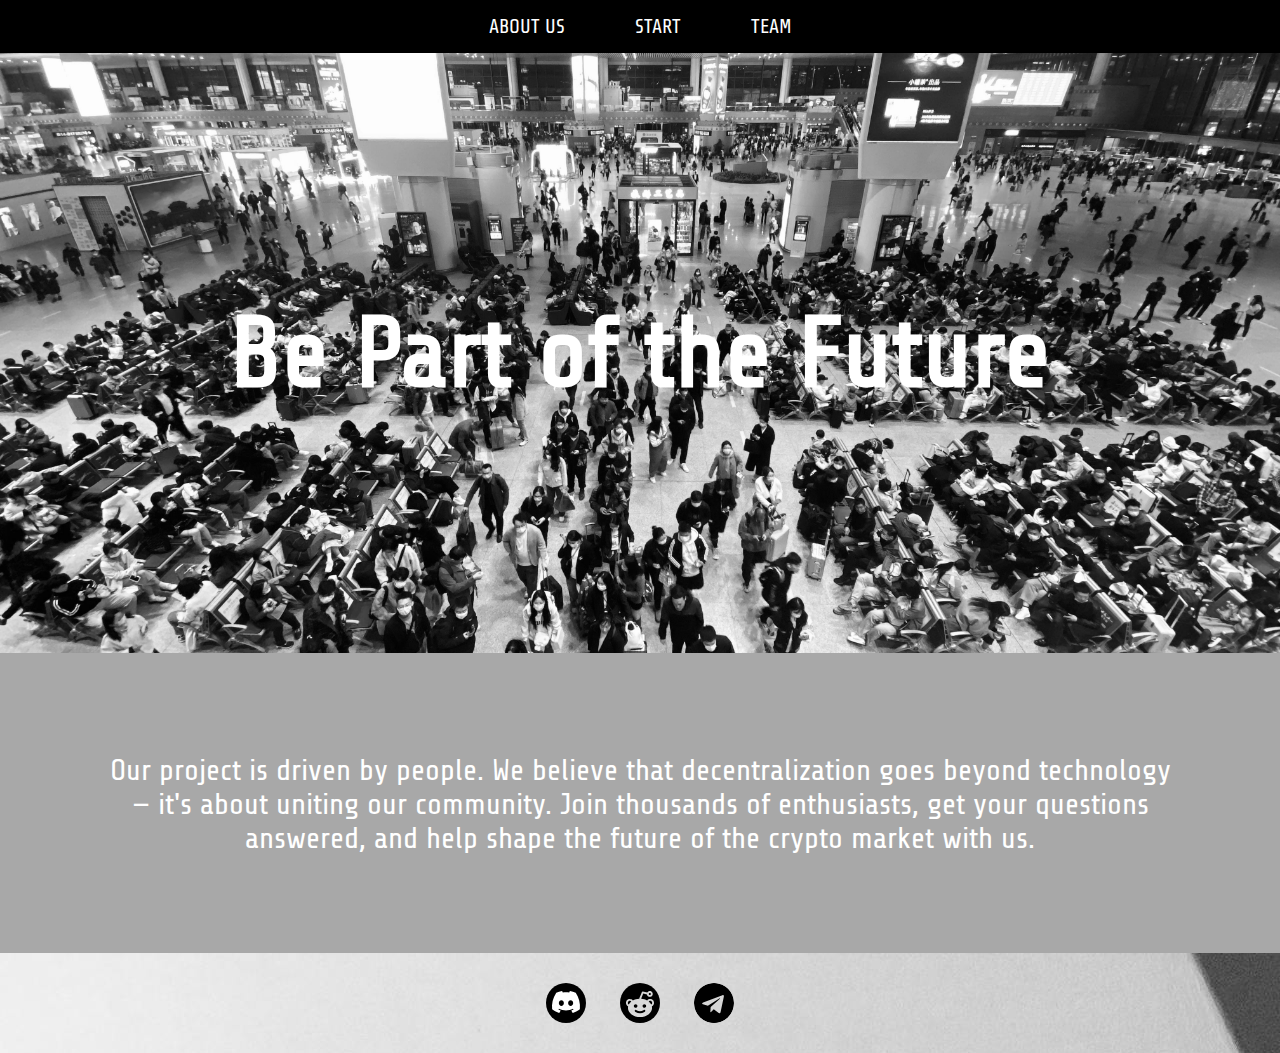
<file: Site_de_Criptomoeda/community.html>
<!DOCTYPE html>
<html lang="pt-br">
<head>
    <link rel="preconnect" href="https://fonts.googleapis.com">
    <link rel="preconnect" href="https://fonts.gstatic.com" crossorigin>
    <link href="https://fonts.googleapis.com/css2?family=Share+Tech&display=swap" rel="stylesheet">
    <meta charset="UTF-8">
    <meta name="viewport" content="width=device-width, initial-scale=1.0">
    <title>About</title>
    <link href="community.css" rel="stylesheet">
</head>
<body>
    <header>
        <div class="menu">
            <ul>
                <li><a href="about.html">About Us</a></li>
                <li><a href="index.html">Start</a></li>
                <li><a href="team.html">Team</a></li>              
            </ul>
        </div>
    </header>
    <div class="com">
        <h1>Be Part of the Future</h1>
    </div>
    
    <div class="com-e">
        <p>Our project is driven by people. We believe that decentralization goes beyond technology — it's about uniting our community. Join thousands of enthusiasts, get your questions answered, and help shape the future of the crypto market with us.</p>
    </div>
    <div class="social">
        <div class="circle"><img src="img/discord.svg" alt="Discord GIF"></div>
        <div class="circle"><img src="img/reddit.svg" alt="Reddit GIF"></div> 
        <div class="circle"><img src="img/telegram.svg" alt="Telegram GIF"></div>
    </div>
</body>
</html>
</file>
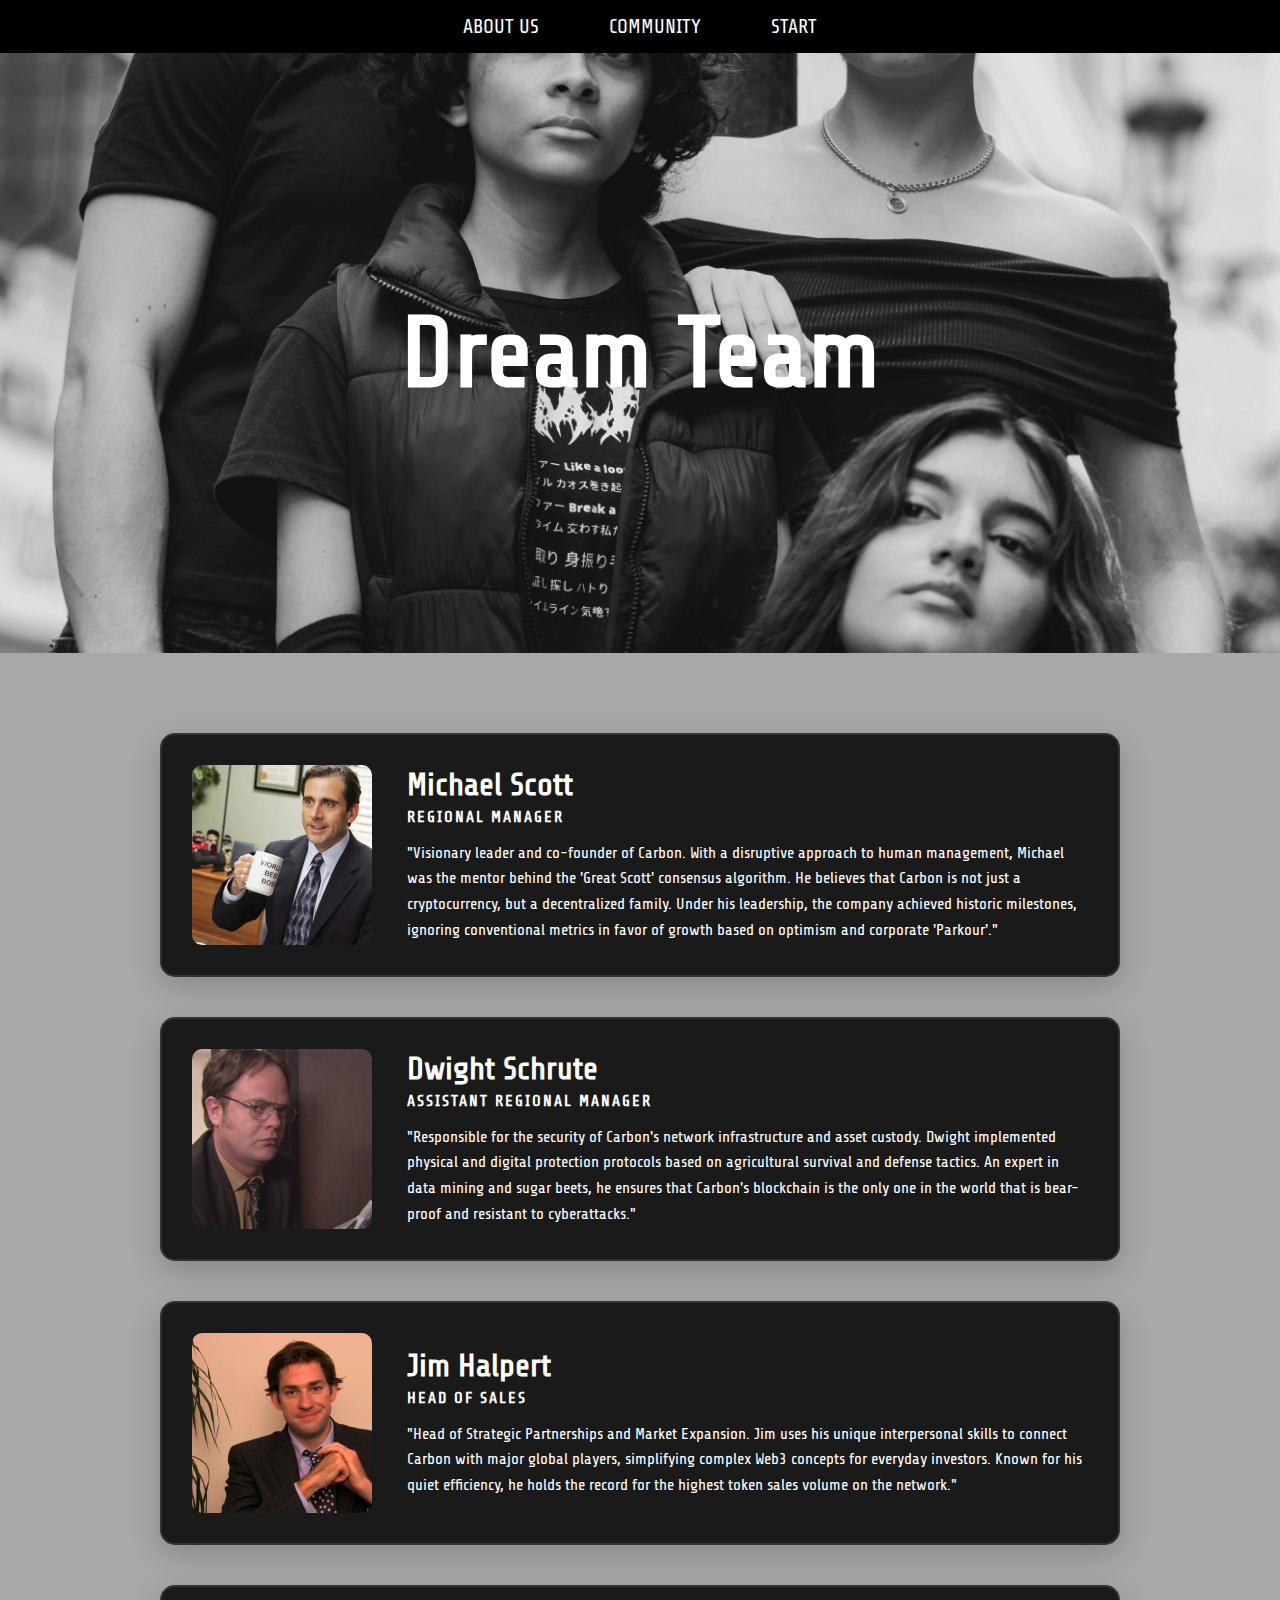
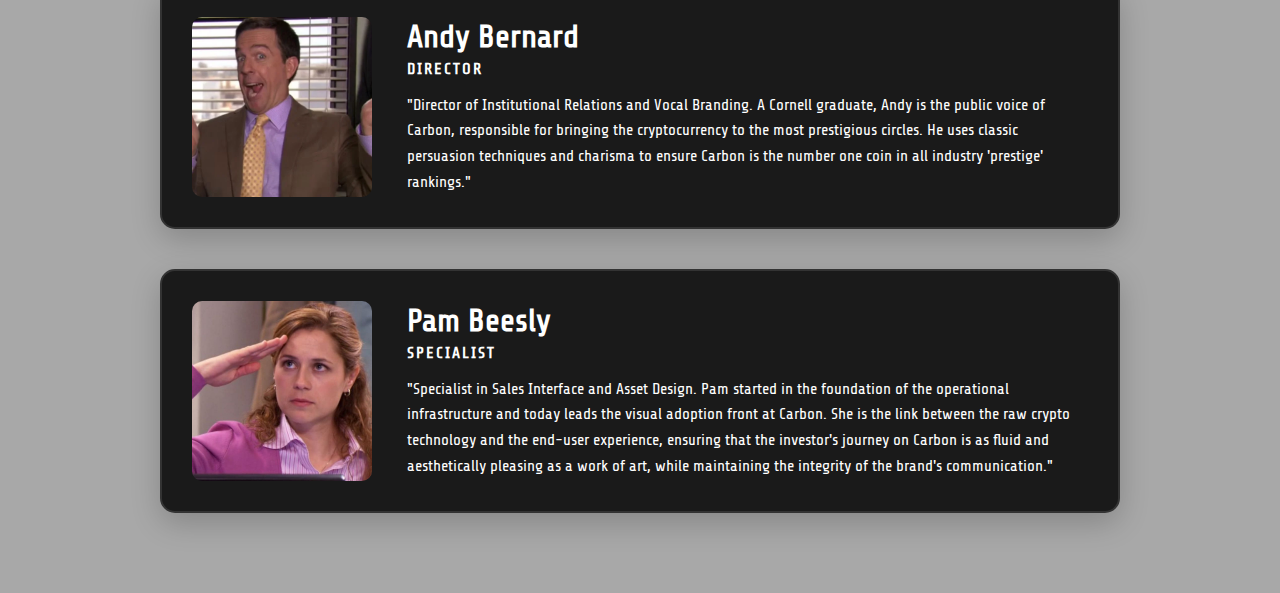
<file: Site_de_Criptomoeda/team.html>
<!DOCTYPE html>
<html lang="pt-br">
<head>
    <link rel="preconnect" href="https://fonts.googleapis.com">
    <link rel="preconnect" href="https://fonts.gstatic.com" crossorigin>
    <link href="https://fonts.googleapis.com/css2?family=Share+Tech&display=swap" rel="stylesheet">
    <meta charset="UTF-8">
    <meta name="viewport" content="width=device-width, initial-scale=1.0">
    <title>About</title>
    <link href="team.css" rel="stylesheet">
</head>
<body>
    <header>
        <div class="menu">
            <ul>
                <li><a href="about.html">About Us</a></li>
                <li><a href="community.html">Community</a></li>
                <li><a href="index.html">Start</a></li>              
            </ul>
        </div>
    </header>
    <div class="team">
        <h1>Dream Team</h1>
    </div>
  <section class="cards">
    <div class="employees">
        <div class="employee-image">
            <img src="img/employees/michael.jpg" alt="Michael Scott">
        </div>
        <div class="employee-info">
            <h1>Michael Scott</h1>
            <h2>Regional Manager</h2>
            <p>"Visionary leader and co-founder of Carbon. With a disruptive approach to human management, Michael was the mentor behind the 'Great Scott' consensus algorithm. He believes that Carbon is not just a cryptocurrency, but a decentralized family. Under his leadership, the company achieved historic milestones, ignoring conventional metrics in favor of growth based on optimism and corporate 'Parkour'."</p>
        </div>
    </div>

    <div class="employees">
        <div class="employee-image">
            <img src="img/employees/dwight.jpg" alt="Dwight Schrute">
        </div>
        <div class="employee-info">
            <h1>Dwight Schrute</h1>
            <h2>Assistant Regional Manager</h2>
            <p>"Responsible for the security of Carbon's network infrastructure and asset custody. Dwight implemented physical and digital protection protocols based on agricultural survival and defense tactics. An expert in data mining and sugar beets, he ensures that Carbon's blockchain is the only one in the world that is bear-proof and resistant to cyberattacks."</p>
        </div>
    </div>

    <div class="employees">
        <div class="employee-image">
            <img src="img/employees/jim.jpg" alt="Jim Halpert">
        </div>
        <div class="employee-info">
            <h1>Jim Halpert</h1>
            <h2>Head of Sales</h2>
            <p>"Head of Strategic Partnerships and Market Expansion. Jim uses his unique interpersonal skills to connect Carbon with major global players, simplifying complex Web3 concepts for everyday investors. Known for his quiet efficiency, he holds the record for the highest token sales volume on the network."</p>
        </div>
    </div>

    <div class="employees">
        <div class="employee-image">
            <img src="img/employees/andy.png" alt="Andy Bernard">
        </div>
        <div class="employee-info">
            <h1>Andy Bernard</h1>
            <h2>Director</h2>
            <p>"Director of Institutional Relations and Vocal Branding. A Cornell graduate, Andy is the public voice of Carbon, responsible for bringing the cryptocurrency to the most prestigious circles. He uses classic persuasion techniques and charisma to ensure Carbon is the number one coin in all industry 'prestige' rankings."</p>
        </div>
    </div>

    <div class="employees">
        <div class="employee-image">
            <img src="img/employees/pam.jpg" alt="Pam Beesly">
        </div>
        <div class="employee-info">
            <h1>Pam Beesly</h1>
            <h2>Specialist</h2>
            <p>"Specialist in Sales Interface and Asset Design. Pam started in the foundation of the operational infrastructure and today leads the visual adoption front at Carbon. She is the link between the raw crypto technology and the end-user experience, ensuring that the investor's journey on Carbon is as fluid and aesthetically pleasing as a work of art, while maintaining the integrity of the brand's communication."</p>
</body>
</html>
</file>
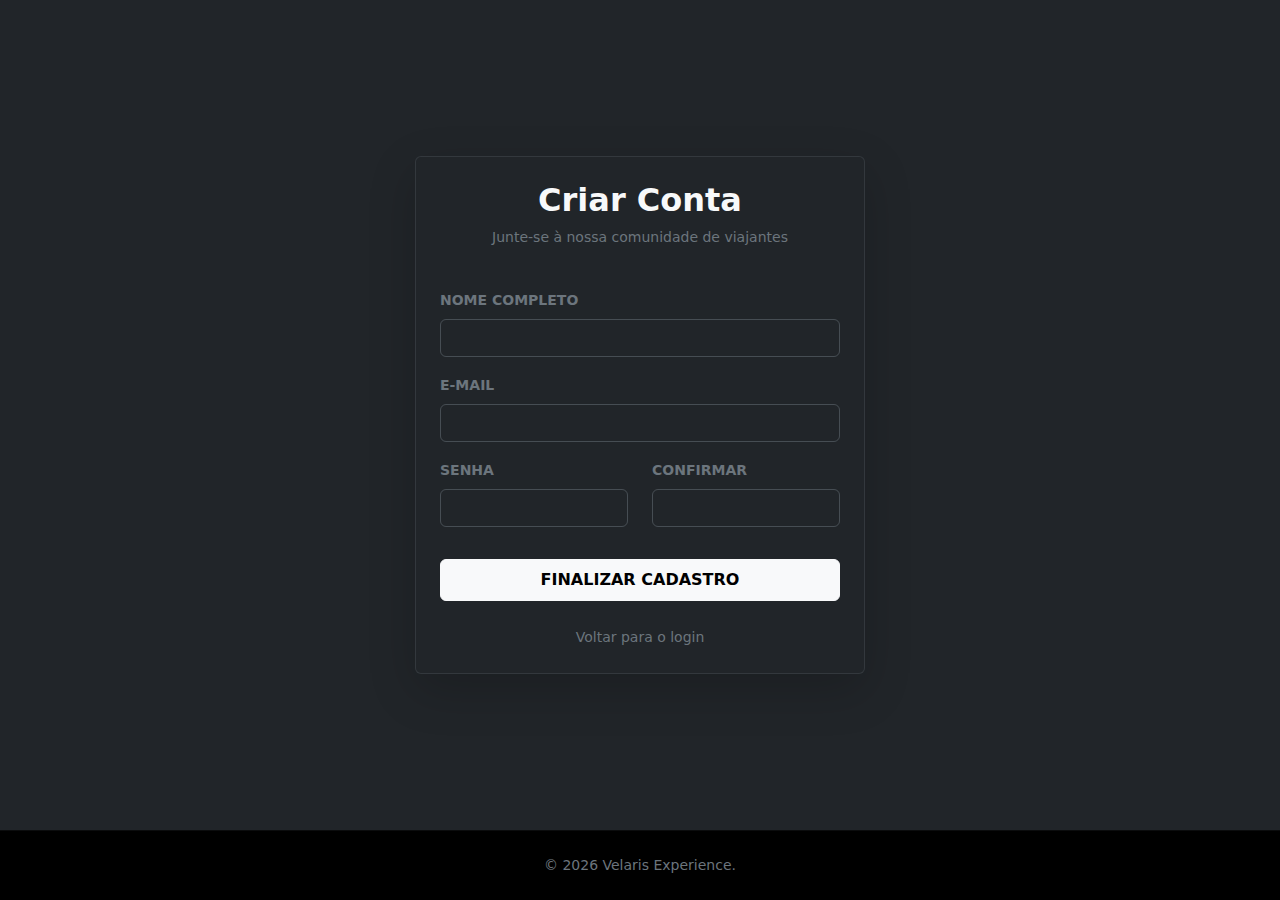
<file: Site_de_Viagens/cadastro.html>
<!DOCTYPE html>
<html lang="pt-br">
<head>
    <link href="https://cdn.jsdelivr.net/npm/bootstrap@5.3.0/dist/css/bootstrap.min.css" rel="stylesheet">
    <meta charset="UTF-8">
    <meta name="viewport" content="width=device-width, initial-scale=1.0">
    <title>Velaris | Cadastro</title>
</head>
<body class="bg-dark text-light d-flex flex-column min-vh-100">

    <main class="container py-5 flex-grow-1 d-flex align-items-center justify-content-center">
        <div class="card bg-dark text-light border-secondary border-opacity-25 shadow-lg p-4" style="max-width: 450px; width: 100%;">
            <div class="text-center mb-4">
                <h2 class="fw-bold">Criar Conta</h2>
                <p class="text-secondary small">Junte-se à nossa comunidade de viajantes</p>
            </div>

            <form>
                <div class="mb-3">
                    <label class="form-label small fw-bold text-secondary">NOME COMPLETO</label>
                    <input type="text" class="form-control bg-transparent text-light border-secondary border-opacity-50" placeholder="Como podemos te chamar?">
                </div>
                <div class="mb-3">
                    <label class="form-label small fw-bold text-secondary">E-MAIL</label>
                    <input type="email" class="form-control bg-transparent text-light border-secondary border-opacity-50" placeholder="seu@email.com">
                </div>
                <div class="row">
                    <div class="col-md-6 mb-3">
                        <label class="form-label small fw-bold text-secondary">SENHA</label>
                        <input type="password" class="form-control bg-transparent text-light border-secondary border-opacity-50" placeholder="••••••••">
                    </div>
                    <div class="col-md-6 mb-3">
                        <label class="form-label small fw-bold text-secondary">CONFIRMAR</label>
                        <input type="password" class="form-control bg-transparent text-light border-secondary border-opacity-50" placeholder="••••••••">
                    </div>
                </div>
                <div class="d-grid mt-3">
                    <a href="index.html" class="btn btn-light fw-bold py-2">FINALIZAR CADASTRO</button></a>
                </div>
            </form>

            <div class="text-center mt-4">
                <a href="login.html" class="text-secondary small text-decoration-none"><i class="bi bi-arrow-left"></i> Voltar para o login</a>
            </div>
        </div>
    </main>

    <footer class="bg-black py-4 border-top border-secondary border-opacity-10 text-center text-secondary small">
        <p class="mb-0">&copy; 2026 Velaris Experience.</p>
    </footer>
</body>
</html>
</file>
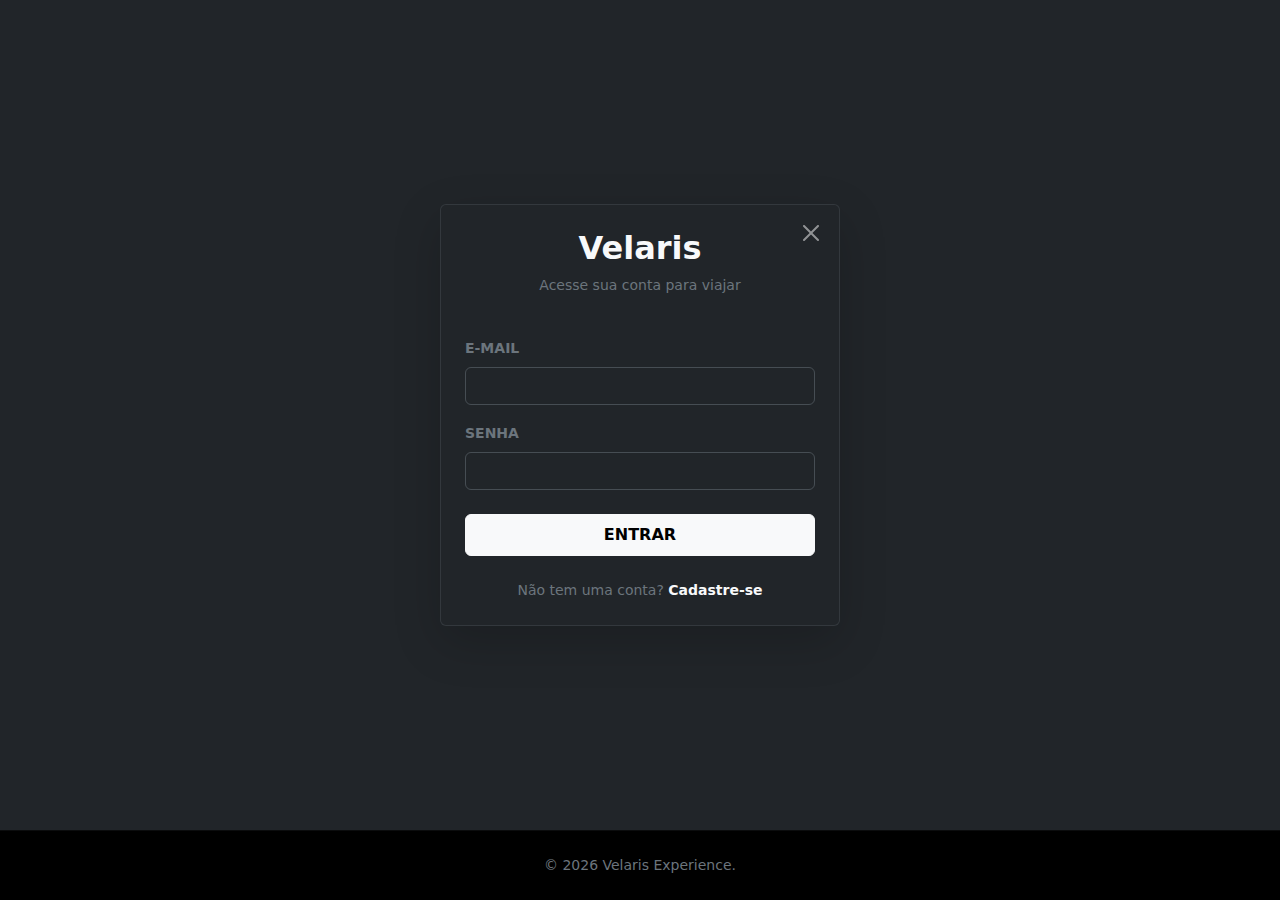
<file: Site_de_Viagens/login.html>
<!DOCTYPE html>
<html lang="pt-br">
<head>
    <link href="https://cdn.jsdelivr.net/npm/bootstrap@5.3.0/dist/css/bootstrap.min.css" rel="stylesheet">
    <link rel="stylesheet" href="https://cdn.jsdelivr.net/npm/bootstrap-icons@1.11.1/font/bootstrap-icons.css">
    <meta charset="UTF-8">
    <meta name="viewport" content="width=device-width, initial-scale=1.0">
    <title>Velaris Login</title>
</head>
<body class="bg-dark text-light d-flex flex-column min-vh-100">

    <main class="container py-5 flex-grow-1 d-flex align-items-center justify-content-center">
        <div class="card bg-dark text-light border-secondary border-opacity-25 shadow-lg p-4 position-relative" style="max-width: 400px; width: 100%;">
            
            <a href="index.html" class="btn-close btn-close-white position-absolute top-0 end-0 m-3" aria-label="Close"></a>

            <div class="text-center mb-4">
                <h2 class="fw-bold">Velaris</h2>
                <p class="text-secondary small">Acesse sua conta para viajar</p>
            </div>

            <form>
                <div class="mb-3">
                    <label class="form-label small fw-bold text-secondary">E-MAIL</label>
                    <input type="email" class="form-control bg-transparent text-light border-secondary border-opacity-50" placeholder="seu@email.com">
                </div>
                <div class="mb-3">
                    <label class="form-label small fw-bold text-secondary">SENHA</label>
                    <input type="password" class="form-control bg-transparent text-light border-secondary border-opacity-50" placeholder="••••••••">
                </div>
                <div class="d-grid mt-4">
                    <a href="index.html" class="btn btn-light fw-bold py-2">ENTRAR</a>
                </div>
            </form>

            <div class="text-center mt-4">
                <p class="small text-secondary mb-0">Não tem uma conta? <a href="cadastro.html" class="text-light text-decoration-none fw-bold">Cadastre-se</a></p>
            </div>
        </div>
    </main>

    <footer class="bg-black py-4 border-top border-secondary border-opacity-10 text-center text-secondary small">
        <p class="mb-0">&copy; 2026 Velaris Experience.</p>
    </footer>
</body>
</html>
</file>
<file: Site_de_Criptomoeda/style.css>
* {
    font-family: "Share Tech", sans-serif; /*font do google*/
    padding: 0;   /*zerando padrões do navegador */
    margin: 0;    /*zerando padrões do navegador */
    box-sizing: border-box; /*zerando padrões do navegador */
}

html {
    scroll-behavior: smooth;
}

header {
    width: 100%;
    display: flex;
    justify-content: center;
    background-color: rgb(0, 0, 0);
    position: sticky;
    z-index: 100; 
    padding: 10px 0; 
}

.menu ul {
    display: flex;
    list-style: none;
}

.menu li a {
    position: relative;
    z-index: 1;
    font-size: 20px;
    text-transform: uppercase;
    text-decoration: none;
    color: rgb(255, 255, 255);
    margin: 0 20px;
    padding: 5px 15px; 
    display: block;
    transition: 0.5s; 
}


.menu li a:before {
    content: '';
    position: absolute;
    top: 0;
    left: 0;
    width: 100%;
    height: 100%;
    border-top: 2px solid #ffffff;
    border-bottom: 2px solid #ffffff;
    transform: scaleY(2); 
    opacity: 0;
    transition: 0.3s;
}


.menu li a:after {
    content: '';
    position: absolute;
    top: 0;
    left: 0;
    width: 100%;
    height: 100%;
    background-color: #ffffff;
    transform: scale(0); 
    opacity: 0;
    transition: 0.3s;
    z-index: -1;
}


.menu li a:hover {
    color: #000; 
    transform: scale(1.1); 
    text-shadow: 0 0 10px rgba(255, 255, 255, 0.8); 
}

.menu li a:hover:before {
    transform: scaleY(1); 
}

.menu li a:hover:after {
    transform: scale(1); 
    opacity: 1;
}

.inicio {
    display: flex;
    flex-direction: column; 
    justify-content: center; 
    align-items: center;
    background-size: cover;
    background-image: url(img/carbon2.jpg);
    height: 100vh; 
    width: 100vw; 
    padding: 300px;
}

.inicio h1 {  
    transition: 1s; 
    color: rgb(255, 255, 255);
    text-align: center;
    display: flex;
    align-items: center;
    font-size: 100px;
}

.inicio h1:hover {
    transform: scale(1.5); 
    color: #ffffff; 
    text-shadow: 
        0 0 10px rgba(255, 255, 255, 0.8),
        0 0 20px rgba(255, 255, 255, 0.5),
        0 0 30px rgba(255, 255, 255, 0.3);
}

.inicio h2{
    transition: 1s;
    color: rgb(255, 255, 255);
}

.inicio h2:hover {
    transform: scale(1.5);
    color: #ffffff; 
    text-shadow: 
        0 0 10px rgba(255, 255, 255, 0.8),
        0 0 20px rgba(255, 255, 255, 0.5),
        0 0 30px rgba(255, 255, 255, 0.3);
}

.explicacao {
    margin: 30px;
    margin-top: 50px;
    padding: 20px;
    transition: 0.5s;
    background: rgba(255, 255, 255, 0.05);
    border-radius: 10px;
    
}

.explicacao h1 {
    margin-bottom: 10px;
    font-size: 80px;
    transition: 0.5s;
}

.explicacao p {
    font-size: 24px;
    max-height: 0;     
    opacity: 0;        
    overflow: hidden;   
    transition: max-height 0.6s ease, opacity 0.3s ease;
    margin: 0;
}

.explicacao:hover h1 {
    color: #ffffff;
    text-shadow: 0 0 15px rgba(255, 255, 255, 0.7);
}

.explicacao:hover p {
    opacity: 1;
    max-height: 500px; 
    margin-top: 20px;  
}

.tokenomics {
    padding: 100px;
    background-image: url(img/carbon.jpg);
    background-size: cover; 
    background-position: center;
    color: #ffffff;
    text-align: center;
}

.tokenomics h1 {
    font-size: 60px;
    position: relative;
    display: inline-block; 
    cursor: default;
}


.tokenomics h1::after,
.tokenomics h1::before {
    content: '';
    position: absolute;
    width: 100%;
    height: 3px; 
    background: linear-gradient(to right, #ffffff, #444444); 
    left: 0;
    transform: scaleX(0);
    transition: transform 0.5s ease-out;
}

.tokenomics h1::after {
    bottom: -10px;
    transform-origin: right;
}

.tokenomics h1::before {
    top: -5px;
    transform-origin: left;
}

.tokenomics h1:hover::after,
.tokenomics h1:hover::before {
    transform: scaleX(1);
}

.tokenomics h2 {
    padding: 20px;
    font-size: 30px; 
    opacity: 0.8;
}

.tokenomics-secao {
    display: flex;
    justify-content: center; 
    align-items: center;
    padding: 70px;   
    min-height: 20px;       
    gap: 40px;               
    background: #a8a8a8;        
    perspective: 1000px;    
}

.tokenomics-taxa, 
.tokenomics-distribuicao {
    width: 300px;
    height: 400px;
    background: #000000;    
    color: #ffffff;            
    padding: 30px;
    border-radius: 10px;
    cursor: pointer;
    box-shadow: 0 10px 40px rgba(0,0,0,0.5);  
    transform: rotateX(35deg) rotateY(4deg) rotateZ(-15deg);
    transition: all 0.5s ease-out; 
    display: flex;
    flex-direction: column;
    justify-content: center;
    text-align: center;
    
}

.tokenomics-distribuicao {
    animation-delay: 1.5s;
}

.tokenomics-taxa:hover, 
.tokenomics-distribuicao:hover {
    transform: rotateX(0deg) rotateY(0deg) rotateZ(0deg) scale(1.05);
    z-index: 10;
    box-shadow: 0 20px 50px rgba(0, 0, 0, 0.2);
    background: #000000;
    animation-play-state: paused; 
}

.how-buy {
    padding: 100px;
    background-image: url(img/carbon3.jpg);
    background-size: cover; 
    background-position: center;
    color: #ffffff;
    text-align: center;
}

.how-buy h1 {
    font-size: 200px;
    position: relative;
    display: inline-block; 
    cursor: default;
}

.how-buy h1::after,
.how-buy h1::before {
    content: '';
    position: absolute;
    width: 100%;
    height: 3px; 
    background: linear-gradient(to right, #ffffff, #444444); 
    left: 0;
    transform: scaleX(0);
    transition: transform 0.5s ease-out;
}

.how-buy h1::after {
    bottom: -10px;
    transform-origin: right;
}

.how-buy h1::before {
    top: -5px;
    transform-origin: left;
}

.how-buy h1:hover::after,
.how-buy h1:hover::before {
    transform: scaleX(1);
}

.how-buy p {
    font-size: 50px;
}

.how {
   background-color: #ffffff;
   color: #000000;
   font-size: 30px;
   height: 400px;
   text-align: center;
   padding: 150px;
}

.how p{
    transition: 2s;
}

.how p:hover {
    transform: scale(1.2);
}

footer {
    background-size: cover; 
    background-position: center;
    background-repeat: no-repeat; 
    padding: 60px 20px;
    color: white;
    background-color: #000;
}

.informations {
    height: 200px;
    color: #ffffff;
}

.warning {
    text-align: center;
    font-size: 30px;
    padding: 100px;
}

.contact {
    display: flex;
    flex-direction: column; 
}

.top {
    padding: 40px;
    display: flex;         
    justify-content: center; 
    align-items: center;    
}

.go-top {
    background: none;
    border: none;
    outline: none;
    padding: 0;
    cursor: pointer;
}

.top a {
    text-decoration: none;
    display: block; 
}

.top h1 {
    color: #ffffff;
    background: none;
    transition: 0.5s;
    margin: 0;
    cursor: pointer; 
}

.top h1:hover {
    transform: scale(1.2);
}
</file>
<file: Site_de_Criptomoeda/about.css>
* {
    font-family: "Share Tech", sans-serif; 
    padding: 0;   
    margin: 0;    
    box-sizing: border-box; 
}

html {
    scroll-behavior: smooth;
}

header {
    width: 100%;
    display: flex;
    justify-content: center;
    background-color: rgb(0, 0, 0);
    position: sticky;
    z-index: 100; 
    padding: 10px 0; 
}

.menu ul {
    display: flex;
    list-style: none;
}

.menu li a {
    position: relative;
    z-index: 1;
    font-size: 20px;
    text-transform: uppercase;
    text-decoration: none;
    color: rgb(255, 255, 255);
    margin: 0 20px;
    padding: 5px 15px; 
    display: block;
    transition: 0.5s; 
}


.menu li a:before {
    content: '';
    position: absolute;
    top: 0;
    left: 0;
    width: 100%;
    height: 100%;
    border-top: 2px solid #ffffff;
    border-bottom: 2px solid #ffffff;
    transform: scaleY(2); 
    opacity: 0;
    transition: 0.3s;
}


.menu li a:after {
    content: '';
    position: absolute;
    top: 0;
    left: 0;
    width: 100%;
    height: 100%;
    background-color: #ffffff;
    transform: scale(0); 
    opacity: 0;
    transition: 0.3s;
    z-index: -1;
}


.menu li a:hover {
    color: #000; 
    transform: scale(1.1); 
    text-shadow: 0 0 10px rgba(255, 255, 255, 0.8); 
}

.menu li a:hover:before {
    transform: scaleY(1); 
}

.menu li a:hover:after {
    transform: scale(1); 
    opacity: 1;
}

.about {
    display: flex;
    flex-direction: row;
    justify-content: center;
    align-items: center; 
    color: #ffffff;
    background-image: url(img/carbon5.jpg);
    background-size: cover;
    background-position: center; 
    background-repeat: no-repeat;
    height: 600px;
    width: 100vw;
    text-align: center;
}

.about h1 {
    font-size: 100px;
    position: relative; 
    padding: 20px;     
    margin: 0;
    cursor: pointer;
    color: #ffffff;
}

.about h1::before {
    content: "";
    position: absolute;
    bottom: 30px;     
    left: 0;
    height: 6px;
    width: 100%;
    background-color: #ffffff; 
    border-radius: 50px;
    transform: scaleX(0);      
    transition: transform 0.5s ease; 
}

.about h1:hover::before {
    transform: scaleX(1);
}

.about-e {
    padding: 100px;
    color: #ffffff;
    background-color: #a8a8a8;
    height: 400px;
    font-size: 30px;
    text-align: center;
}

.mission {
    display: flex;
    flex-direction: row;
    justify-content: center;
    align-items: center; 
    color: #ffffff;
    background-image: url(img/carbon6.jpg);
    background-size: cover;
    background-position: center center; 
    background-repeat: no-repeat;
    height: 600px;
    width: 100vw;
    text-align: center;
}

.mission h1 {
    font-size: 100px;
    position: relative; 
    padding: 20px;     
    margin: 0;
    cursor: pointer;
    color: #ffffff;
}

.mission h1::before {
    content: "";
    position: absolute;
    bottom: 30px;     
    left: 0;
    height: 6px;
    width: 100%;
    background-color: #ffffff; 
    border-radius: 50px;
    transform: scaleX(0);      
    transition: transform 0.5s ease; 
}

.mission h1:hover::before {
    transform: scaleX(1);
}

.mission-e {
    padding: 100px;
    color: #ffffff;
    background-color: #a8a8a8;
    height: 300px;
    font-size: 30px;
    text-align: center;
}
</file>
<file: Site_de_Criptomoeda/community.css>
* {
    font-family: "Share Tech", sans-serif; 
    padding: 0;   
    margin: 0;    
    box-sizing: border-box; 
}

html {
    scroll-behavior: smooth;
}

header {
    width: 100%;
    display: flex;
    justify-content: center;
    background-color: rgb(0, 0, 0);
    position: sticky;
    z-index: 100; 
    padding: 10px 0; 
}

.menu ul {
    display: flex;
    list-style: none;
}

.menu li a {
    position: relative;
    z-index: 1;
    font-size: 20px;
    text-transform: uppercase;
    text-decoration: none;
    color: rgb(255, 255, 255);
    margin: 0 20px;
    padding: 5px 15px; 
    display: block;
    transition: 0.5s; 
}


.menu li a:before {
    content: '';
    position: absolute;
    top: 0;
    left: 0;
    width: 100%;
    height: 100%;
    border-top: 2px solid #ffffff;
    border-bottom: 2px solid #ffffff;
    transform: scaleY(2); 
    opacity: 0;
    transition: 0.3s;
}


.menu li a:after {
    content: '';
    position: absolute;
    top: 0;
    left: 0;
    width: 100%;
    height: 100%;
    background-color: #ffffff;
    transform: scale(0); 
    opacity: 0;
    transition: 0.3s;
    z-index: -1;
}


.menu li a:hover {
    color: #000; 
    transform: scale(1.1); 
    text-shadow: 0 0 10px rgba(255, 255, 255, 0.8); /* luz no texto */
}

.menu li a:hover:before {
    transform: scaleY(1); 
}

.menu li a:hover:after {
    transform: scale(1); 
    opacity: 1;
}

.com {
    display: flex;
    flex-direction: row;
    justify-content: center;
    align-items: center; /* Centraliza o H1 verticalmente na seção de 600px */
    color: #ffffff;
    background-image: url(img/carbon7.jpg);
    background-size: cover;
    background-position: center center; 
    background-repeat: no-repeat;
    height: 600px;
    width: 100vw;
    text-align: center;
}

.com h1 {
    font-size: 100px;
    position: relative; 
    padding: 20px;     
    margin: 0;
    cursor: pointer;
    color: #ffffff;
}

.com h1::before {
    content: "";
    position: absolute;
    bottom: 30px;     
    left: 0;
    height: 6px;
    width: 100%;
    background-color: #ffffff; 
    border-radius: 50px;
    transform: scaleX(0);      
    transition: transform 0.5s ease; 
}

.com h1:hover::before {
    transform: scaleX(1);
}

.com-e {
    display: flex;
    flex-direction: row;
    justify-content: center;
    text-align: center;
    padding: 100px;
    background-color: #a8a8a8;
    color: #ffffff;
    height: 300px;
    font-size: 30px;
}

.social {
    text-align: center; 
    width: 100%;
    height: 100px;
    background-image: url(img/carbon8.jpg);
    padding: 30px;
}

.circle {
    /* Define que eles ficam na mesma linha */
    display: inline-block;  
    /* Tamanho pequeno (ajuste conforme o seu gosto) */
    height: 40px;  
    width: 40px;    
    border-radius: 50%;
    overflow: hidden; 
    /* Espaçamento entre os ícones */
    margin: 0 15px; 
    /* Garante que fiquem alinhados na mesma altura */
    vertical-align: middle; 
}

.circle img {
    width: 100%;
    height: 100%;
    object-fit: cover;
}
</file>
<file: Site_de_Criptomoeda/team.css>
* {
    font-family: "Share Tech", sans-serif; 
    padding: 0;   
    margin: 0;    
    box-sizing: border-box; 
}

html {
    scroll-behavior: smooth;
}

header {
    width: 100%;
    display: flex;
    justify-content: center;
    background-color: rgb(0, 0, 0);
    position: sticky;
    z-index: 100; 
    padding: 10px 0; 
}

.menu ul {
    display: flex;
    list-style: none;
}

.menu li a {
    position: relative;
    z-index: 1;
    font-size: 20px;
    text-transform: uppercase;
    text-decoration: none;
    color: rgb(255, 255, 255);
    margin: 0 20px;
    padding: 5px 15px; 
    display: block;
    transition: 0.5s; 
}


.menu li a:before {
    content: '';
    position: absolute;
    top: 0;
    left: 0;
    width: 100%;
    height: 100%;
    border-top: 2px solid #ffffff;
    border-bottom: 2px solid #ffffff;
    transform: scaleY(2); 
    opacity: 0;
    transition: 0.3s;
}


.menu li a:after {
    content: '';
    position: absolute;
    top: 0;
    left: 0;
    width: 100%;
    height: 100%;
    background-color: #ffffff;
    transform: scale(0); 
    opacity: 0;
    transition: 0.3s;
    z-index: -1;
}


.menu li a:hover {
    color: #000; 
    transform: scale(1.1); 
    text-shadow: 0 0 10px rgba(255, 255, 255, 0.8); 
}

.menu li a:hover:before {
    transform: scaleY(1); 
}

.menu li a:hover:after {
    transform: scale(1); 
    opacity: 1;
}

.team {
    display: flex;
    flex-direction: column; 
    justify-content: center; 
    align-items: center;
    background-size: cover;
    background-position: center ;
    background-image: url(img/carbon9.jpg);
    height: 600px; 
    padding: 300px;
}

.team h1 {  
    transition: 1s; 
    color: rgb(255, 255, 255);
    text-align: center;
    display: flex;
    align-items: center;
    font-size: 100px;
}

.team h1:hover {
    transform: scale(1.5); 
    color: #ffffff; 
    text-shadow: 
        0 0 10px rgba(255, 255, 255, 0.8),
        0 0 20px rgba(255, 255, 255, 0.5),
        0 0 30px rgba(255, 255, 255, 0.3);
}

body {
    background-color: #a8a8a8 !important;
    margin: 0;
    padding: 0;
}

.cards {
    background-color: #a8a8a8; 
    display: flex;
    flex-direction: column;
    gap: 40px;
    padding: 80px 20px;
    max-width: 1000px;
    margin: 0 auto;
}

.employees {
    display: flex;
    align-items: center;
    background-color: #1a1a1a !important; 
    border: 2px solid #333;
    border-radius: 15px;
    padding: 30px;
    transition: all 0.3s ease;
    overflow: hidden;
    box-shadow: 0 10px 30px rgba(0,0,0,0.2); 
}

.employees:hover {
    transform: scale(1.02);
    border-color: #ffffff;
    background-color: #252525 !important;
}

.employee-image img {
    width: 180px;
    height: 180px;
    object-fit: cover;
    border-radius: 10px;
    margin-right: 35px;
    flex-shrink: 0; 
    display: block;
}

.employee-info {
    flex: 1;
}

.employee-info h1 {
    font-family: "Share Tech", sans-serif;
    font-size: 32px;
    color: #ffffff !important; 
    margin: 0;
}

.employee-info h2 {
    font-family: "Share Tech", sans-serif;
    font-size: 16px;
    color: #ffffff !important;
    text-transform: uppercase;
    letter-spacing: 2px;
    margin: 5px 0 15px 0;
}

.employee-info p {
    font-size: 16px;
    color: #ffffff !important; 
    line-height: 1.6;
    margin: 0;
}

@media (max-width: 768px) {
    .employees {
        flex-direction: column;
        text-align: center;
    }
    .employee-image img {
        margin-right: 0;
        margin-bottom: 20px;
    }
}
</file>
